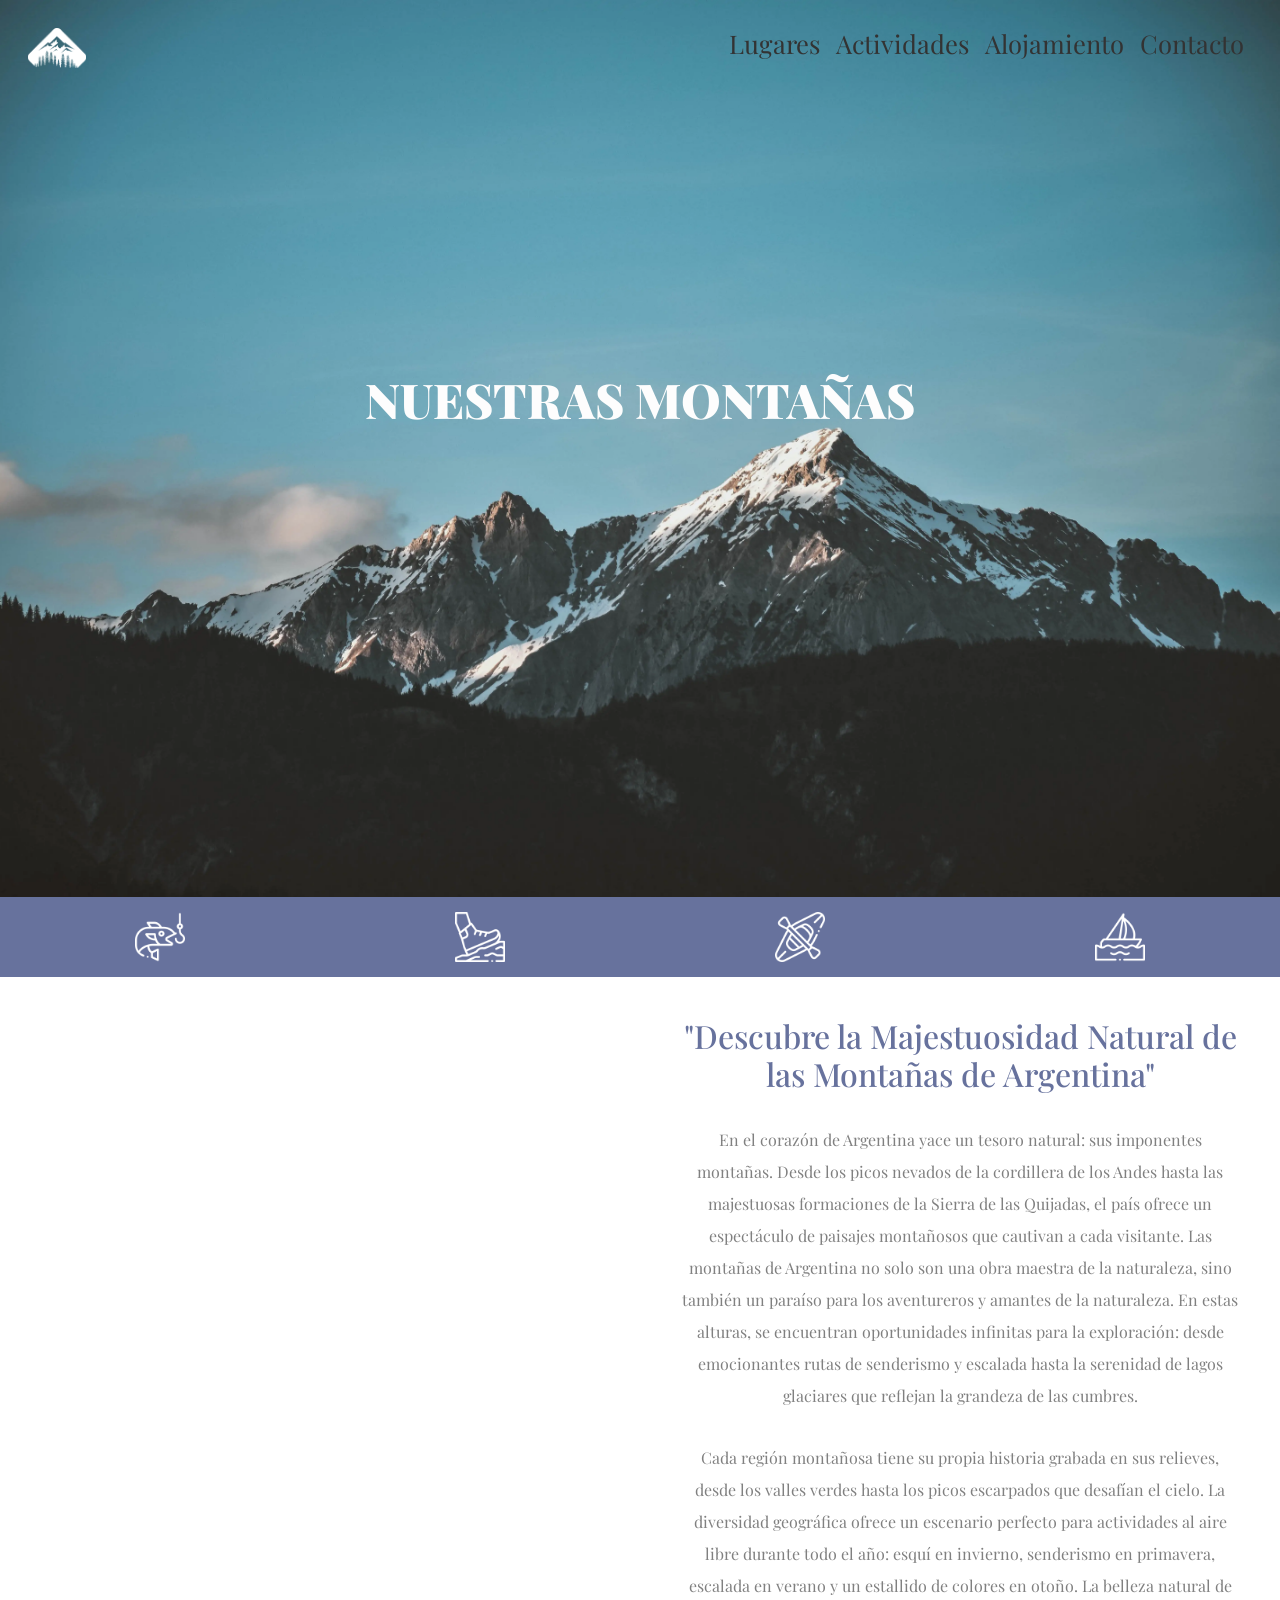
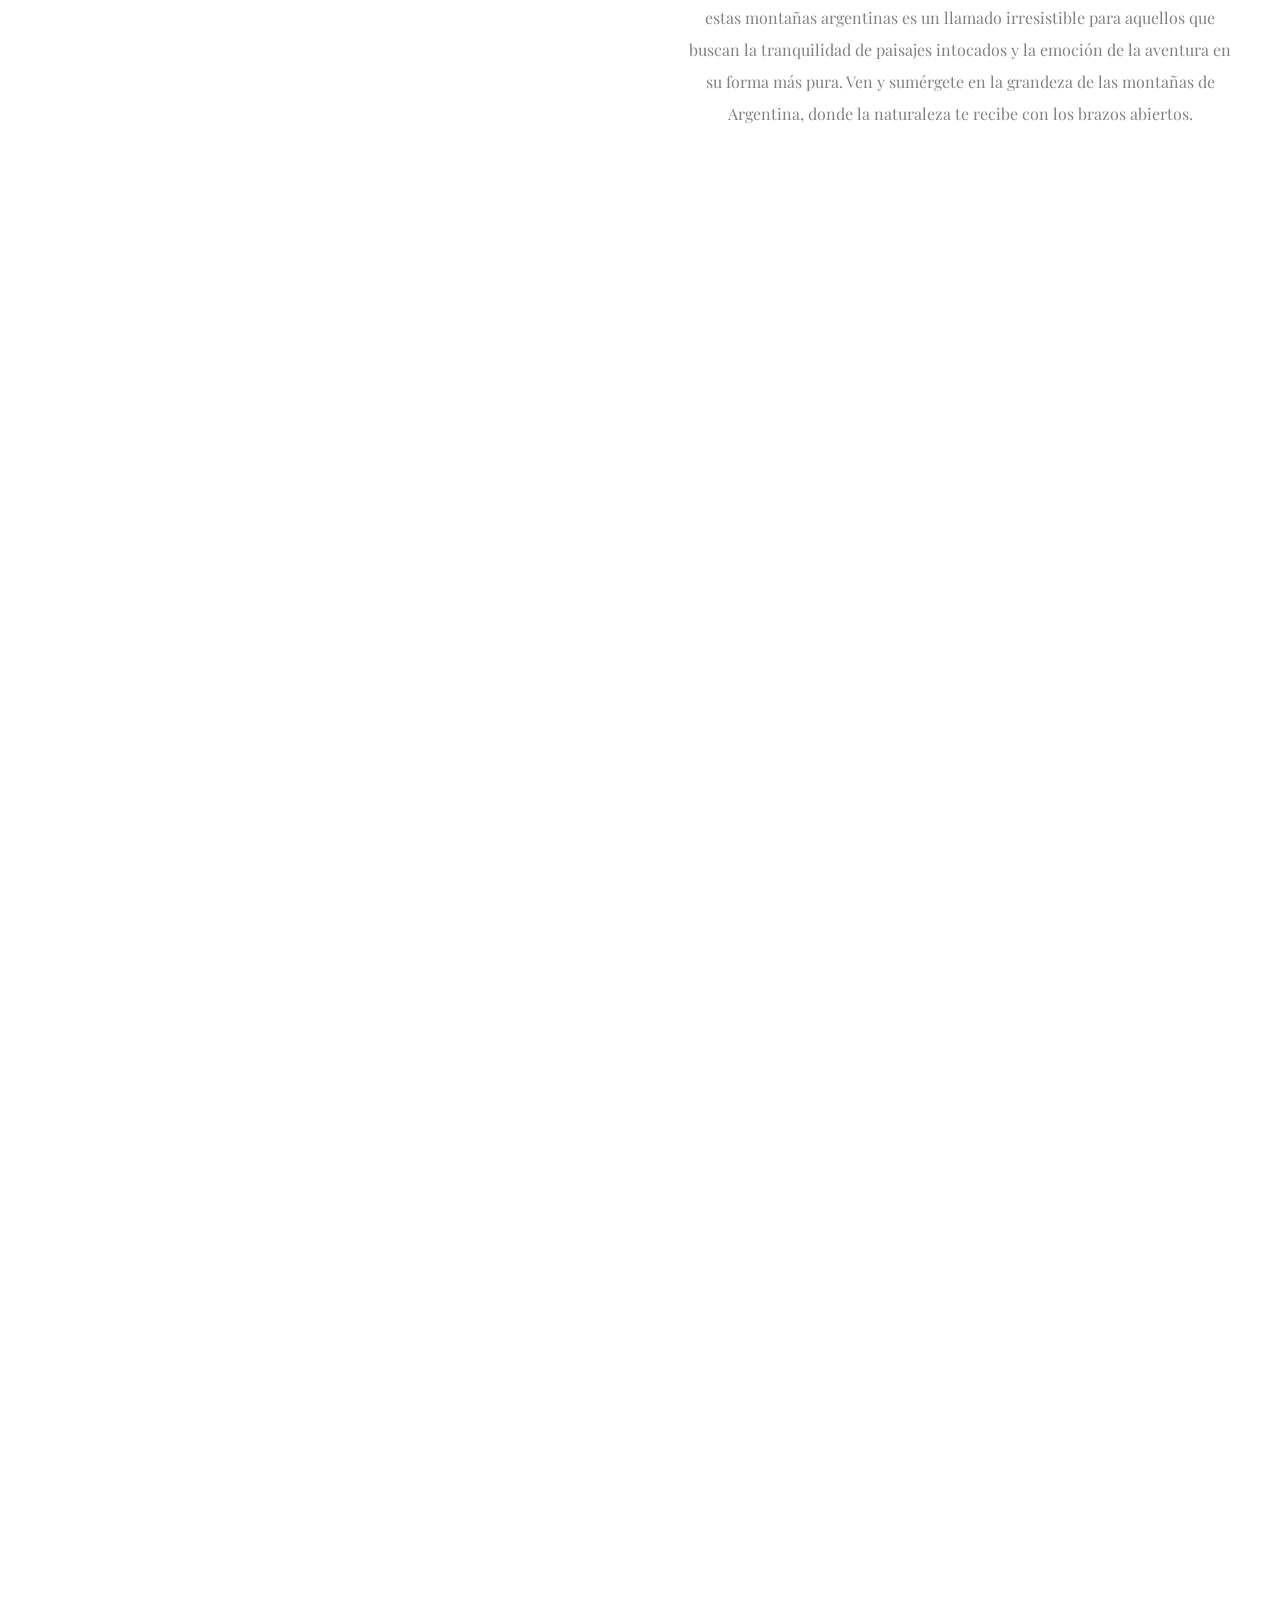
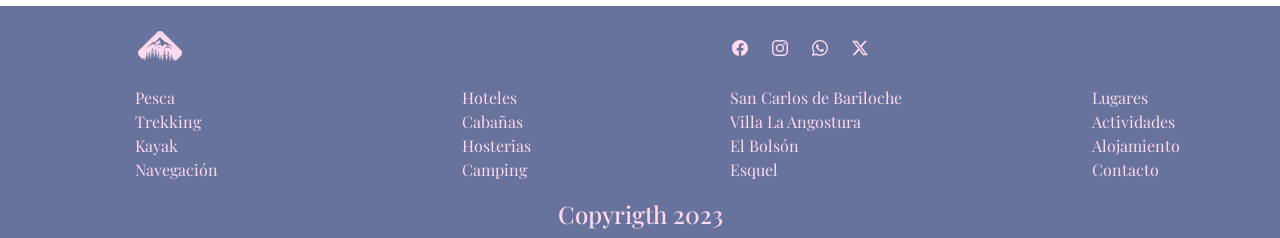
<file: index.html>
<!DOCTYPE html>
<html lang="es">
<head>
    <meta charset="UTF-8">
    <meta name="viewport" content="width=device-width, initial-scale=1.0">
    <meta name="keywords" content="montañas argentinas, trekking en Argentina, paisajes montañosos, escalada en los Andes, turismo de montaña, rutas de senderismo, aventuras al aire libre en Argentina, Cordillera de los Andes, cumbres argentinas, senderos de montaña, ecoturismo en Argentina, refugios de montaña, vistas panorámicas, turismo aventura, experiencias alpinas, geografía montañosa de Argentina" />
    <meta name="description" content="Descubre la belleza natural de las montañas de Argentina. Explora paisajes impresionantes, rutas de senderismo y emocionantes aventuras al aire libre." />
    <meta name="author" content="Diego Ariel Lema">
    <title>Montañas de Argentina - Explora la Belleza Natural</title>
    <!--favicon-->
    <link rel="shortcut icon" href="./img/logo.png" type="image/x-icon">
    <!--css bs-->
    <link href="https://cdn.jsdelivr.net/npm/bootstrap@5.3.2/dist/css/bootstrap.min.css" rel="stylesheet" integrity="sha384-T3c6CoIi6uLrA9TneNEoa7RxnatzjcDSCmG1MXxSR1GAsXEV/Dwwykc2MPK8M2HN" crossorigin="anonymous">
    <!--css aos-->
    <link href="https://unpkg.com/aos@2.3.1/dist/aos.css" rel="stylesheet">
    <link rel="stylesheet" href="./css/main.css">
</head>

<body>
    <!--starts nav-->
    <nav class="navbar fixed-top navbar-expand-lg navbar-dark p-md-3 primary_nav ">
      <div class="container-fluid">
        <a class="navbar-brand" href="#"><img src="./img/logocopia.png" alt="Logo de unas montañas y un rio"></a>
        <button class="navbar-toggler" type="button" data-bs-toggle="collapse" data-bs-target="#navbarSupportedContent" aria-controls="navbarSupportedContent" aria-expanded="false" aria-label="Toggle navigation">
          <span class="navbar-toggler-icon"></span>
        </button>
        <div class="collapse navbar-collapse" id="navbarSupportedContent">
          <ul class="navbar-nav ms-auto mb-2 mb-lg-0">
            <li class="nav-item">
              <a class="nav-link" aria-current="page" href="./pages/lugares.html">Lugares</a>
            </li>
            <li class="nav-item">
              <a class="nav-link" href="./pages/actividades.html">Actividades</a>
            </li>
            <li class="nav-item">
              <a class="nav-link" href="./pages/alojamiento.html">Alojamiento</a>
            </li>
            <li class="nav-item">
              <a class="nav-link" href="./pages/contacto.html">Contacto</a>
            </li>
          </ul>
        </div>
      </div>
    </nav>
    <!--ends nav-->
    <!--start presentation-->
    <header>
        <div class="header_title">
            <h2>Nuestras Montañas</h2>
        </div>
    </header>
    <!--ends presentation-->
    <!--starts secondary nav-->
    <nav class="secondary_nav">
            <a href="./pages/error404.html" class="scale"><img src="./img/fishing.png" alt=""></a>
            <a href="./pages/error404.html" class="scale"><img src="./img/hiking.png" alt=""></a>
            <a href="./pages/error404.html" class="scale"><img src="./img/rafting.png" alt=""></a>
            <a href="./pages/error404.html" class="scale"><img src="./img/sailing.png" alt=""></a> 
    </nav>
    <!--ends secondary nav-->
    <!--starts intro-->
    <main>
        <section class="main_contain ">
            <div class="section_text ww-50">
                <h1>"Descubre la Majestuosidad Natural de las Montañas de Argentina"</h1>
                <p>En el corazón de Argentina yace un tesoro natural: sus imponentes montañas. Desde los picos nevados de la cordillera de los Andes hasta las majestuosas formaciones de la Sierra de las Quijadas, el país ofrece un espectáculo de paisajes montañosos que cautivan a cada visitante. Las montañas de Argentina no solo son una obra maestra de la naturaleza, sino también un paraíso para los aventureros y amantes de la naturaleza. En estas alturas, se encuentran oportunidades infinitas para la exploración: desde emocionantes rutas de senderismo y escalada hasta la serenidad de lagos glaciares que reflejan la grandeza de las cumbres.</p>
                   
                <p>Cada región montañosa tiene su propia historia grabada en sus relieves, desde los valles verdes hasta los picos escarpados que desafían el cielo. La diversidad geográfica ofrece un escenario perfecto para actividades al aire libre durante todo el año: esquí en invierno, senderismo en primavera, escalada en verano y un estallido de colores en otoño. La belleza natural de estas montañas argentinas es un llamado irresistible para aquellos que buscan la tranquilidad de paisajes intocados y la emoción de la aventura en su forma más pura. Ven y sumérgete en la grandeza de las montañas de Argentina, donde la naturaleza te recibe con los brazos abiertos.</p>

            </div>
            <div class="section_image ww-50" data-aos="fade-right"
            data-aos-offset="300"
            data-aos-easing="ease-in-sine">
                <img src="./img/pexels-pixabay-417173.webp" alt="Montaña Gris Y Marrón">
            </div>
        </section>
        <section class="main_contain_image">
            <img src="./img/montaña5.webp" alt="Montaña de noche" class="montaña1" data-aos="fade-up"
            data-aos-anchor-placement="bottom-bottom">
            <img src="./img/montaña7.webp" alt="Vista aerea de lago con montañas nevadas"
            class="montaña2" data-aos="fade-up"
            data-aos-anchor-placement="bottom-bottom">
            <img src="./img/montaña6.webp" alt="Montañas multicolores"  class="montaña3" data-aos="fade-up"
            data-aos-anchor-placement="bottom-bottom">
            <img src="./img/montaña8.webp" alt="Paisaje nevado con montañas de fondo"  class="montaña4" data-aos="fade-up"
            data-aos-anchor-placement="bottom-bottom">
            <img src="./img/montaña1.webp" alt="Paisaje montañoso un día nublado"  class="montaña5" data-aos="fade-up"
            data-aos-anchor-placement="bottom-bottom">
            <img src="./img/montaña2.webp" alt="Lago al pié de la montaña de noche"  class="montaña6" data-aos="fade-up"
            data-aos-anchor-placement="bottom-bottom">
            <img src="./img/montaña3.webp" alt="Vista aerea de cuidad con montaña multicolores"  class="montaña7" data-aos="fade-up"
            data-aos-anchor-placement="bottom-bottom">
            <img src="./img/montaña4.webp" alt="Bosque con montañas de fondo"  class="montaña8" data-aos="fade-up"
            data-aos-anchor-placement="bottom-bottom">
        </section>
    </main>
    <!--ends intro-->
    <!--starts footer with grid-->
    <footer>
        <div class="template_area_footer">
            <div class="logo_footer">
                <a href="#"><img src="./img/logo.png" alt="Logo de unas montañas y arboles"></a>
            </div>
            <!--Icons bootstrap-->
            <div class="redes">   
                <a href="./pages/error404.html"><svg xmlns="http://www.w3.org/2000/svg" width="16" height="16" fill="currentColor" class="bi bi-facebook" viewBox="0 0 16 16">
                    <path d="M16 8.049c0-4.446-3.582-8.05-8-8.05C3.58 0-.002 3.603-.002 8.05c0 4.017 2.926 7.347 6.75 7.951v-5.625h-2.03V8.05H6.75V6.275c0-2.017 1.195-3.131 3.022-3.131.876 0 1.791.157 1.791.157v1.98h-1.009c-.993 0-1.303.621-1.303 1.258v1.51h2.218l-.354 2.326H9.25V16c3.824-.604 6.75-3.934 6.75-7.951"/>
                  </svg></a>
                <a href="./pages/error404.html"><svg xmlns="http://www.w3.org/2000/svg" width="16" height="16" fill="currentColor" class="bi bi-instagram" viewBox="0 0 16 16">
                    <path d="M8 0C5.829 0 5.556.01 4.703.048 3.85.088 3.269.222 2.76.42a3.917 3.917 0 0 0-1.417.923A3.927 3.927 0 0 0 .42 2.76C.222 3.268.087 3.85.048 4.7.01 5.555 0 5.827 0 8.001c0 2.172.01 2.444.048 3.297.04.852.174 1.433.372 1.942.205.526.478.972.923 1.417.444.445.89.719 1.416.923.51.198 1.09.333 1.942.372C5.555 15.99 5.827 16 8 16s2.444-.01 3.298-.048c.851-.04 1.434-.174 1.943-.372a3.916 3.916 0 0 0 1.416-.923c.445-.445.718-.891.923-1.417.197-.509.332-1.09.372-1.942C15.99 10.445 16 10.173 16 8s-.01-2.445-.048-3.299c-.04-.851-.175-1.433-.372-1.941a3.926 3.926 0 0 0-.923-1.417A3.911 3.911 0 0 0 13.24.42c-.51-.198-1.092-.333-1.943-.372C10.443.01 10.172 0 7.998 0h.003zm-.717 1.442h.718c2.136 0 2.389.007 3.232.046.78.035 1.204.166 1.486.275.373.145.64.319.92.599.28.28.453.546.598.92.11.281.24.705.275 1.485.039.843.047 1.096.047 3.231s-.008 2.389-.047 3.232c-.035.78-.166 1.203-.275 1.485a2.47 2.47 0 0 1-.599.919c-.28.28-.546.453-.92.598-.28.11-.704.24-1.485.276-.843.038-1.096.047-3.232.047s-2.39-.009-3.233-.047c-.78-.036-1.203-.166-1.485-.276a2.478 2.478 0 0 1-.92-.598 2.48 2.48 0 0 1-.6-.92c-.109-.281-.24-.705-.275-1.485-.038-.843-.046-1.096-.046-3.233 0-2.136.008-2.388.046-3.231.036-.78.166-1.204.276-1.486.145-.373.319-.64.599-.92.28-.28.546-.453.92-.598.282-.11.705-.24 1.485-.276.738-.034 1.024-.044 2.515-.045v.002zm4.988 1.328a.96.96 0 1 0 0 1.92.96.96 0 0 0 0-1.92zm-4.27 1.122a4.109 4.109 0 1 0 0 8.217 4.109 4.109 0 0 0 0-8.217zm0 1.441a2.667 2.667 0 1 1 0 5.334 2.667 2.667 0 0 1 0-5.334"/>
                  </svg></a>
                <a href="./pages/error404.html"><svg xmlns="http://www.w3.org/2000/svg" width="16" height="16" fill="currentColor" class="bi bi-whatsapp" viewBox="0 0 16 16">
                    <path d="M13.601 2.326A7.854 7.854 0 0 0 7.994 0C3.627 0 .068 3.558.064 7.926c0 1.399.366 2.76 1.057 3.965L0 16l4.204-1.102a7.933 7.933 0 0 0 3.79.965h.004c4.368 0 7.926-3.558 7.93-7.93A7.898 7.898 0 0 0 13.6 2.326zM7.994 14.521a6.573 6.573 0 0 1-3.356-.92l-.24-.144-2.494.654.666-2.433-.156-.251a6.56 6.56 0 0 1-1.007-3.505c0-3.626 2.957-6.584 6.591-6.584a6.56 6.56 0 0 1 4.66 1.931 6.557 6.557 0 0 1 1.928 4.66c-.004 3.639-2.961 6.592-6.592 6.592zm3.615-4.934c-.197-.099-1.17-.578-1.353-.646-.182-.065-.315-.099-.445.099-.133.197-.513.646-.627.775-.114.133-.232.148-.43.05-.197-.1-.836-.308-1.592-.985-.59-.525-.985-1.175-1.103-1.372-.114-.198-.011-.304.088-.403.087-.088.197-.232.296-.346.1-.114.133-.198.198-.33.065-.134.034-.248-.015-.347-.05-.099-.445-1.076-.612-1.47-.16-.389-.323-.335-.445-.34-.114-.007-.247-.007-.38-.007a.729.729 0 0 0-.529.247c-.182.198-.691.677-.691 1.654 0 .977.71 1.916.81 2.049.098.133 1.394 2.132 3.383 2.992.47.205.84.326 1.129.418.475.152.904.129 1.246.08.38-.058 1.171-.48 1.338-.943.164-.464.164-.86.114-.943-.049-.084-.182-.133-.38-.232z"/>
                  </svg></a>
                <a href="./pages/error404.html"><svg xmlns="http://www.w3.org/2000/svg" width="16" height="16" fill="currentColor" class="bi bi-twitter-x" viewBox="0 0 16 16">
                    <path d="M12.6.75h2.454l-5.36 6.142L16 15.25h-4.937l-3.867-5.07-4.425 5.07H.316l5.733-6.57L0 .75h5.063l3.495 4.633L12.601.75Zm-.86 13.028h1.36L4.323 2.145H2.865l8.875 11.633Z"/>
                  </svg></a>        
            </div>
            <div class="links_1">
                <ul>
                    <li><a href="./pages/error404.html">Pesca</a></li>
                    <li><a href="./pages/error404.html">Trekking</a></li>
                    <li><a href="./pages/error404.html">Kayak</a></li>
                    <li><a href="./pages/error404.html">Navegación</a></li>
                </ul>
            </div>
            <div class="links_2">
                <ul>
                    <li><a href="./pages/error404.html">Hoteles</a></li>
                    <li><a href="./pages/error404.html">Cabañas</a></li>
                    <li><a href="./pages/error404.html">Hosterias</a></li>
                    <li><a href="./pages/error404.html">Camping</a></li>
                </ul>
            </div>
            <div class="links_3">
                <ul>
                    <li><a href="./pages/error404.html">San Carlos de Bariloche</a></li>
                    <li><a href="./pages/error404.html">Villa La Angostura</a></li>
                    <li><a href="./pages/error404.html">El Bolsón</a></li>
                    <li><a href="./pages/error404.html">Esquel</a></li>
                </ul>
            </div>
            <div class="links_4">
                <ul>
                    <li><a href="./pages/lugares.html">Lugares</a></li>
                    <li><a href="./pages/actividades.html">Actividades</a></li>
                    <li><a href="./pages/alojamiento.html">Alojamiento</a></li>
                    <li><a href="./pages/contacto.html">Contacto</a></li>
                </ul>
            </div>
            <div class="copyright">
                <h4>Copyrigth 2023 </h4>
            </div>
        </div>
    </footer>
    <!--ends footer with grid-->
    <!--script BS-->
    <script src="https://cdn.jsdelivr.net/npm/bootstrap@5.3.2/dist/js/bootstrap.bundle.min.js" integrity="sha384-C6RzsynM9kWDrMNeT87bh95OGNyZPhcTNXj1NW7RuBCsyN/o0jlpcV8Qyq46cDfL" crossorigin="anonymous"></script>    
    <script type="text/javascript">
      var nav = document.querySelector('nav');
      window.addEventListener('scroll', function () {
        if (window.pageYOffset > 100) {
          nav.classList.add('nb-bg', 'shadow');
        } else {
          nav.classList.remove('nb-bg', 'shadow');
        }
      });
    </script>
    <!--script aos-->
    <script src="https://unpkg.com/aos@2.3.1/dist/aos.js"></script>
    <script>
         AOS.init();
       </script>
</body>
</html>
</file>
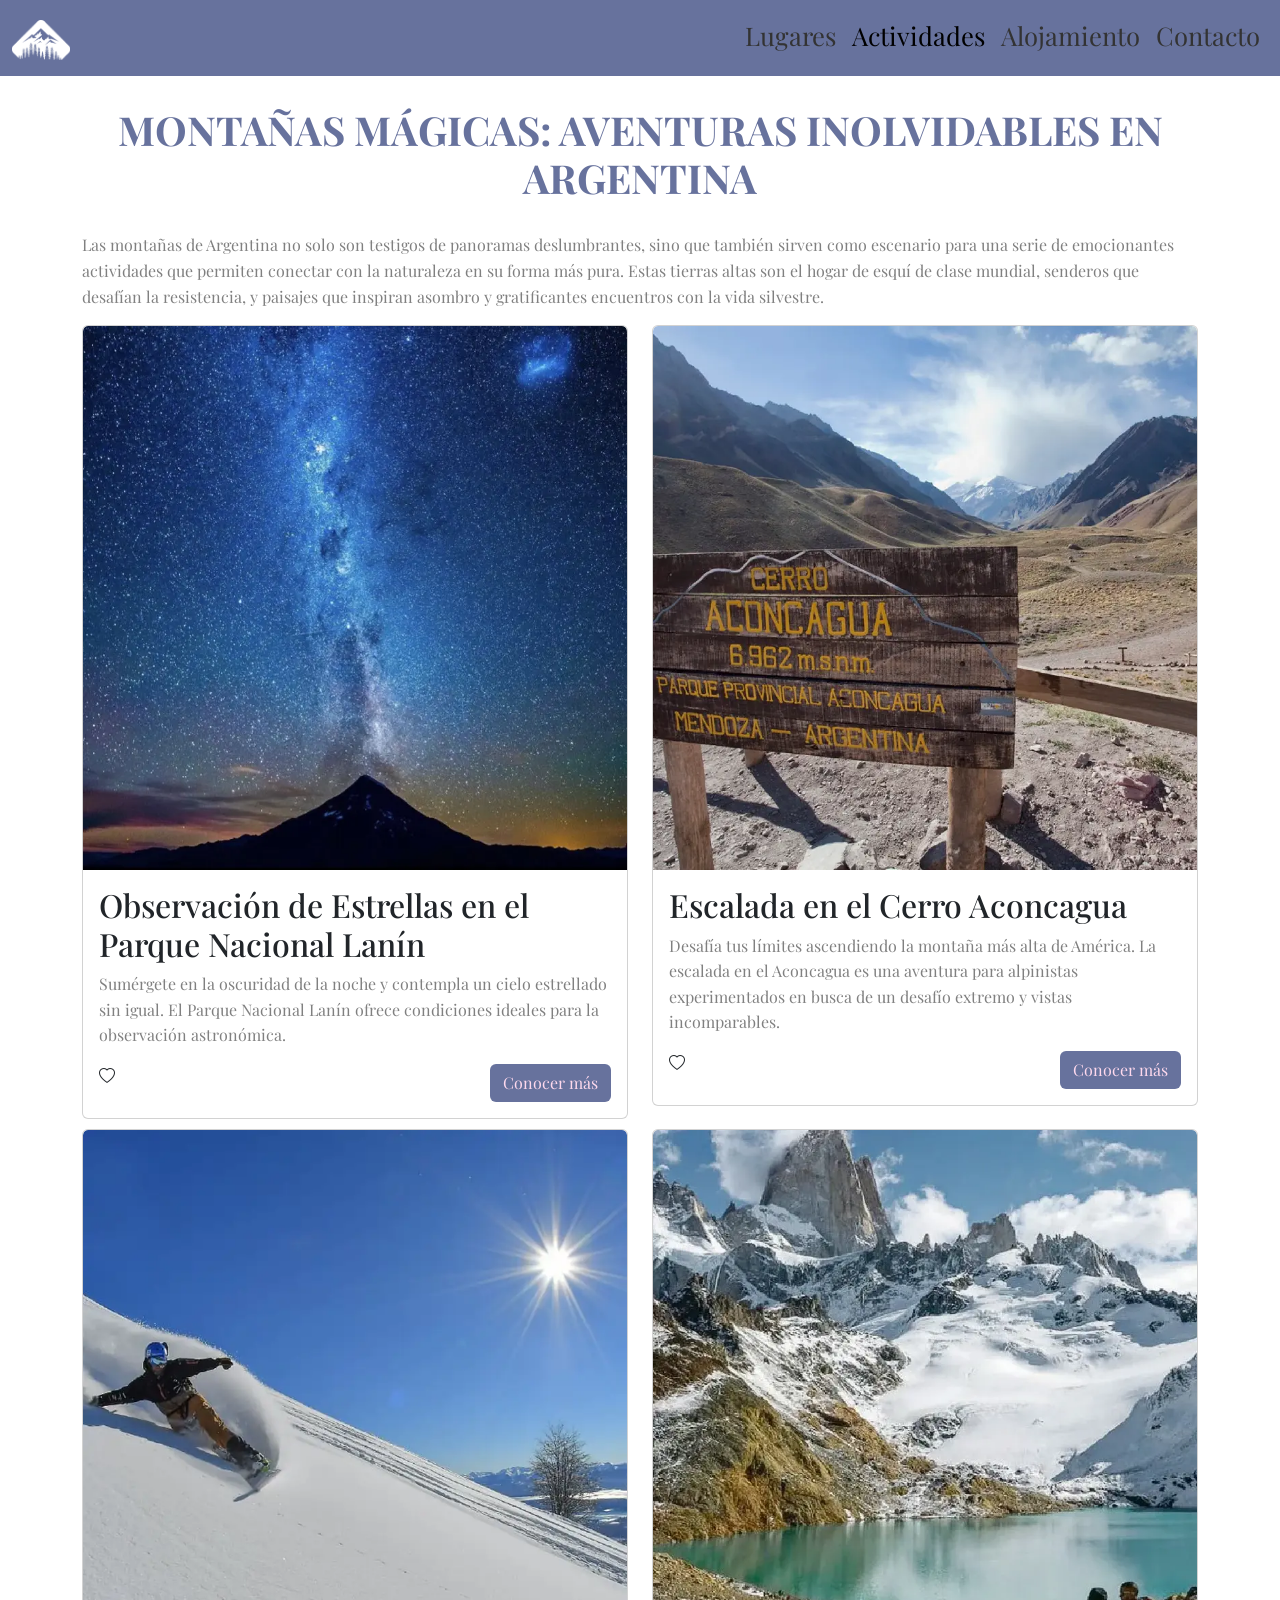
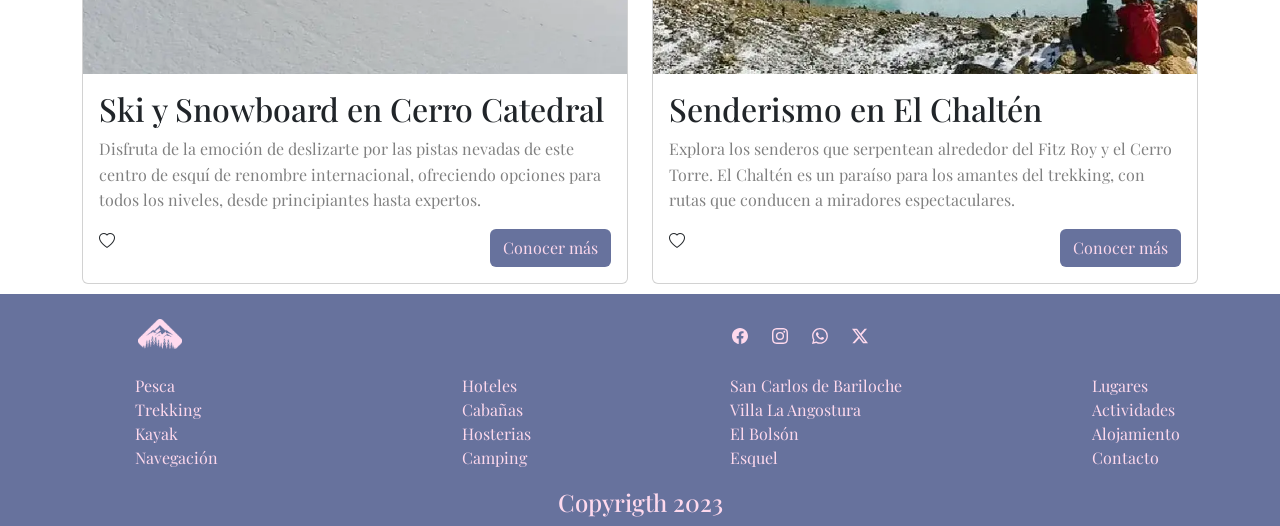
<file: pages/actividades.html>
<!DOCTYPE html>
<html lang="es">
<head>
    <meta charset="UTF-8">
    <meta name="viewport" content="width=device-width, initial-scale=1.0">
    <meta name="keywords" content="montañas argentinas, trekking en Argentina, paisajes montañosos, escalada en los Andes, turismo de montaña, rutas de senderismo, aventuras al aire libre en Argentina, Cordillera de los Andes, cumbres argentinas, senderos de montaña, ecoturismo en Argentina, refugios de montaña, vistas panorámicas, turismo aventura, experiencias alpinas, geografía montañosa de Argentina" />
    <meta name="description" content="Disfruta de emocionantes actividades en las montañas de Argentina, incluyendo trekking, escalada y más. Encuentra las mejores rutas y aventuras para explorar." />
    <meta name="author" content="Diego Ariel Lema">
    <title>Actividades en las Montañas de Argentina - Trekking y Escalada entre otras</title>
    <!--favicon-->
    <link rel="shortcut icon" href="../img/logo.png" type="image/x-icon">
    <!--css bs-->
    <link href="https://cdn.jsdelivr.net/npm/bootstrap@5.3.2/dist/css/bootstrap.min.css" rel="stylesheet" integrity="sha384-T3c6CoIi6uLrA9TneNEoa7RxnatzjcDSCmG1MXxSR1GAsXEV/Dwwykc2MPK8M2HN" crossorigin="anonymous">
    <!--icon bs-->
    <link rel="stylesheet" href="https://cdn.jsdelivr.net/npm/bootstrap-icons@1.11.3/font/bootstrap-icons.min.css">
    <link rel="stylesheet" href="../css/main.css">
</head>

<body>
    <!--starts nav-->
    <nav class="navbar navbar-expand-lg nb-bg primary_nav">
        <div class="container-fluid">
          <a class="navbar-brand" href="../index.html"><img src="../img/logocopia.png" alt="Logo de unas montañas y un rio"></a>
          <button class="navbar-toggler" type="button" data-bs-toggle="collapse" data-bs-target="#navbarSupportedContent" aria-controls="navbarSupportedContent" aria-expanded="false" aria-label="Toggle navigation">
            <span class="navbar-toggler-icon"></span>
          </button>
          <div class="collapse navbar-collapse" id="navbarSupportedContent">
            <ul class="navbar-nav ms-auto mb-2 mb-lg-0">
              <li class="nav-item">
                <a class="nav-link" aria-current="page" href="../pages/lugares.html">Lugares</a>
              </li>
              <li class="nav-item">
                <a class="nav-link active" href="#">Actividades</a>
              </li>
              <li class="nav-item">
                <a class="nav-link" href="../pages/alojamiento.html">Alojamiento</a>
              </li>
              <li class="nav-item">
                <a class="nav-link" href="../pages/contacto.html">Contacto</a>
              </li>
            </ul>
          </div>
        </div>
      </nav>
    <!--ends nav-->
    <!--starts section activities-->
<main class="container-md m-custom">
    <h1 class="title-places">Montañas Mágicas: Aventuras Inolvidables en Argentina</h1>
    <p class="style-p">Las montañas de Argentina no solo son testigos de panoramas deslumbrantes, sino que también sirven como escenario para una serie de emocionantes actividades que permiten conectar con la naturaleza en su forma más pura. Estas tierras altas son el hogar de esquí de clase mundial, senderos que desafían la resistencia, y paisajes que inspiran asombro y gratificantes encuentros con la vida silvestre.</p>
    <div class="row">
        <article class="col-sm-12 col-md-6 col-lg-6 cards_places">
            <div class="card h-100">
                <img src="../img/laninnocturna.webp" class="card-img-top kenburns-bottom-left" alt="silueta de volcan con cielo estrellado">
                <div class="card-body ">
                  <h2 class="card-title">Observación de Estrellas en el Parque Nacional Lanín</h2>
                  <p class="card-text">Sumérgete en la oscuridad de la noche y contempla un cielo estrellado sin igual. El Parque Nacional Lanín ofrece condiciones ideales para la observación astronómica.</p>
                  <div class="d-flex justify-content-between flex-md-row-reverse s-icon">
                    <a href="../pages/error404.html" class="btn bg-custom ">Conocer más</a>
                    <i class="bi bi-heart"></i>
                  </div>
                </div>
              </div>
        </article> 
        <article class="col-sm-12 col-md-6 col-lg-6 cards_places">
            <div class="card">
                <img src="../img/cerroaconcagua.webp" class="card-img-top kenburns-bottom-left" alt="Cartel de madera con informacion del aconcagua con montañas en el fondo">
                <div class="card-body h-100">
                  <h2 class="card-title">Escalada en el Cerro Aconcagua</h2>
                  <p class="card-text">Desafía tus límites ascendiendo la montaña más alta de América. La escalada en el Aconcagua es una aventura para alpinistas experimentados en busca de un desafío extremo y vistas incomparables.</p>
                  <div class="d-flex justify-content-between flex-md-row-reverse s-icon">
                    <a href="../pages/error404.html" class="btn bg-custom ">Conocer más</a>
                    <i class="bi bi-heart"></i>
                  </div>
                </div>
              </div>
        </article> 
        <article class="col-sm-12 col-md-6 col-lg-6 cards_places">
            <div class="card">
                <img src="../img/cerrocatedralsnow.webp" class="card-img-top kenburns-bottom-left" alt="Persona haciendo Snowboard">
                <div class="card-body h-100">
                  <h2 class="card-title">Ski y Snowboard en Cerro Catedral</h2>
                  <p class="card-text">Disfruta de la emoción de deslizarte por las pistas nevadas de este centro de esquí de renombre internacional, ofreciendo opciones para todos los niveles, desde principiantes hasta expertos.</p>
                  <div class="d-flex justify-content-between flex-md-row-reverse s-icon">
                    <a href="../pages/error404.html" class="btn bg-custom ">Conocer más</a>
                    <i class="bi bi-heart"></i>
                  </div>
                </div>
              </div>
        </article> 
        <article class="col-sm-12 col-md-6 col-lg-6 cards_places">
            <div class="card">
                <img src="../img/elchaltentreking.webp" class="card-img-top kenburns-bottom-left" alt="Personas observando un lago y montañas nevadas">
                <div class="card-body h-100">
                  <h2 class="card-title">Senderismo en El Chaltén </h2>
                  <p class="card-text">Explora los senderos que serpentean alrededor del Fitz Roy y el Cerro Torre. El Chaltén es un paraíso para los amantes del trekking, con rutas que conducen a miradores espectaculares.</p>
                  <div class="d-flex justify-content-between flex-md-row-reverse s-icon">
                    <a href="../pages/error404.html" class="btn bg-custom ">Conocer más</a>
                    <i class="bi bi-heart"></i>
                  </div>
                </div>
              </div>
        </article> 
    </div>    
</main>
    <!--ends section activities-->
    <!--starts footer with grid-->
    <footer>
        <div class="template_area_footer">
            <div class="logo_footer">
                <a href="../index.html"><img src="../img/logo.png" alt="Logo de unas montañas y arboles"></a>
            </div>
            <div class="redes">   
                <a href="../pages/error404.html"><svg xmlns="http://www.w3.org/2000/svg" width="16" height="16" fill="currentColor" class="bi bi-facebook" viewBox="0 0 16 16">
                    <path d="M16 8.049c0-4.446-3.582-8.05-8-8.05C3.58 0-.002 3.603-.002 8.05c0 4.017 2.926 7.347 6.75 7.951v-5.625h-2.03V8.05H6.75V6.275c0-2.017 1.195-3.131 3.022-3.131.876 0 1.791.157 1.791.157v1.98h-1.009c-.993 0-1.303.621-1.303 1.258v1.51h2.218l-.354 2.326H9.25V16c3.824-.604 6.75-3.934 6.75-7.951"/>
                  </svg></a>
                <a href="../pages/error404.html"><svg xmlns="http://www.w3.org/2000/svg" width="16" height="16" fill="currentColor" class="bi bi-instagram" viewBox="0 0 16 16">
                    <path d="M8 0C5.829 0 5.556.01 4.703.048 3.85.088 3.269.222 2.76.42a3.917 3.917 0 0 0-1.417.923A3.927 3.927 0 0 0 .42 2.76C.222 3.268.087 3.85.048 4.7.01 5.555 0 5.827 0 8.001c0 2.172.01 2.444.048 3.297.04.852.174 1.433.372 1.942.205.526.478.972.923 1.417.444.445.89.719 1.416.923.51.198 1.09.333 1.942.372C5.555 15.99 5.827 16 8 16s2.444-.01 3.298-.048c.851-.04 1.434-.174 1.943-.372a3.916 3.916 0 0 0 1.416-.923c.445-.445.718-.891.923-1.417.197-.509.332-1.09.372-1.942C15.99 10.445 16 10.173 16 8s-.01-2.445-.048-3.299c-.04-.851-.175-1.433-.372-1.941a3.926 3.926 0 0 0-.923-1.417A3.911 3.911 0 0 0 13.24.42c-.51-.198-1.092-.333-1.943-.372C10.443.01 10.172 0 7.998 0h.003zm-.717 1.442h.718c2.136 0 2.389.007 3.232.046.78.035 1.204.166 1.486.275.373.145.64.319.92.599.28.28.453.546.598.92.11.281.24.705.275 1.485.039.843.047 1.096.047 3.231s-.008 2.389-.047 3.232c-.035.78-.166 1.203-.275 1.485a2.47 2.47 0 0 1-.599.919c-.28.28-.546.453-.92.598-.28.11-.704.24-1.485.276-.843.038-1.096.047-3.232.047s-2.39-.009-3.233-.047c-.78-.036-1.203-.166-1.485-.276a2.478 2.478 0 0 1-.92-.598 2.48 2.48 0 0 1-.6-.92c-.109-.281-.24-.705-.275-1.485-.038-.843-.046-1.096-.046-3.233 0-2.136.008-2.388.046-3.231.036-.78.166-1.204.276-1.486.145-.373.319-.64.599-.92.28-.28.546-.453.92-.598.282-.11.705-.24 1.485-.276.738-.034 1.024-.044 2.515-.045v.002zm4.988 1.328a.96.96 0 1 0 0 1.92.96.96 0 0 0 0-1.92zm-4.27 1.122a4.109 4.109 0 1 0 0 8.217 4.109 4.109 0 0 0 0-8.217zm0 1.441a2.667 2.667 0 1 1 0 5.334 2.667 2.667 0 0 1 0-5.334"/>
                  </svg></a>
                <a href="../pages/error404.html"><svg xmlns="http://www.w3.org/2000/svg" width="16" height="16" fill="currentColor" class="bi bi-whatsapp" viewBox="0 0 16 16">
                    <path d="M13.601 2.326A7.854 7.854 0 0 0 7.994 0C3.627 0 .068 3.558.064 7.926c0 1.399.366 2.76 1.057 3.965L0 16l4.204-1.102a7.933 7.933 0 0 0 3.79.965h.004c4.368 0 7.926-3.558 7.93-7.93A7.898 7.898 0 0 0 13.6 2.326zM7.994 14.521a6.573 6.573 0 0 1-3.356-.92l-.24-.144-2.494.654.666-2.433-.156-.251a6.56 6.56 0 0 1-1.007-3.505c0-3.626 2.957-6.584 6.591-6.584a6.56 6.56 0 0 1 4.66 1.931 6.557 6.557 0 0 1 1.928 4.66c-.004 3.639-2.961 6.592-6.592 6.592zm3.615-4.934c-.197-.099-1.17-.578-1.353-.646-.182-.065-.315-.099-.445.099-.133.197-.513.646-.627.775-.114.133-.232.148-.43.05-.197-.1-.836-.308-1.592-.985-.59-.525-.985-1.175-1.103-1.372-.114-.198-.011-.304.088-.403.087-.088.197-.232.296-.346.1-.114.133-.198.198-.33.065-.134.034-.248-.015-.347-.05-.099-.445-1.076-.612-1.47-.16-.389-.323-.335-.445-.34-.114-.007-.247-.007-.38-.007a.729.729 0 0 0-.529.247c-.182.198-.691.677-.691 1.654 0 .977.71 1.916.81 2.049.098.133 1.394 2.132 3.383 2.992.47.205.84.326 1.129.418.475.152.904.129 1.246.08.38-.058 1.171-.48 1.338-.943.164-.464.164-.86.114-.943-.049-.084-.182-.133-.38-.232z"/>
                  </svg></a>
                <a href="../pages/error404.html"><svg xmlns="http://www.w3.org/2000/svg" width="16" height="16" fill="currentColor" class="bi bi-twitter-x" viewBox="0 0 16 16">
                    <path d="M12.6.75h2.454l-5.36 6.142L16 15.25h-4.937l-3.867-5.07-4.425 5.07H.316l5.733-6.57L0 .75h5.063l3.495 4.633L12.601.75Zm-.86 13.028h1.36L4.323 2.145H2.865l8.875 11.633Z"/>
                  </svg></a>        
            </div>
            <div class="links_1">
                <ul>
                    <li><a href="../pages/error404.html">Pesca</a></li>
                    <li><a href="../pages/error404.html">Trekking</a></li>
                    <li><a href="../pages/error404.html">Kayak</a></li>
                    <li><a href="../pages/error404.html">Navegación</a></li>
                </ul>
            </div>
            <div class="links_2">
                <ul>
                    <li><a href="../pages/error404.html">Hoteles</a></li>
                    <li><a href="../pages/error404.html">Cabañas</a></li>
                    <li><a href="../pages/error404.html">Hosterias</a></li>
                    <li><a href="../pages/error404.html">Camping</a></li>
                </ul>
            </div>
            <div class="links_3">
                <ul>
                    <li><a href="../pages/error404.html">San Carlos de Bariloche</a></li>
                    <li><a href="../pages/error404.html">Villa La Angostura</a></li>
                    <li><a href="../pages/error404.html">El Bolsón</a></li>
                    <li><a href="../pages/error404.html">Esquel</a></li>
                </ul>
            </div>
            <div class="links_4">
                <ul>
                    <li><a href="../pages/lugares.html">Lugares</a></li>
                    <li><a href="../pages/actividades.html">Actividades</a></li>
                    <li><a href="../pages/alojamiento.html">Alojamiento</a></li>
                    <li><a href="../pages/contacto.html">Contacto</a></li>
                </ul>
            </div>
            <div class="copyright">
                <h4>Copyrigth 2023 </h4>
            </div>
        </div>
    </footer>
    <!--ends footer with grid-->
    <script src="https://cdn.jsdelivr.net/npm/bootstrap@5.3.2/dist/js/bootstrap.bundle.min.js" integrity="sha384-C6RzsynM9kWDrMNeT87bh95OGNyZPhcTNXj1NW7RuBCsyN/o0jlpcV8Qyq46cDfL" crossorigin="anonymous"></script>
</body>
</html>
</file>
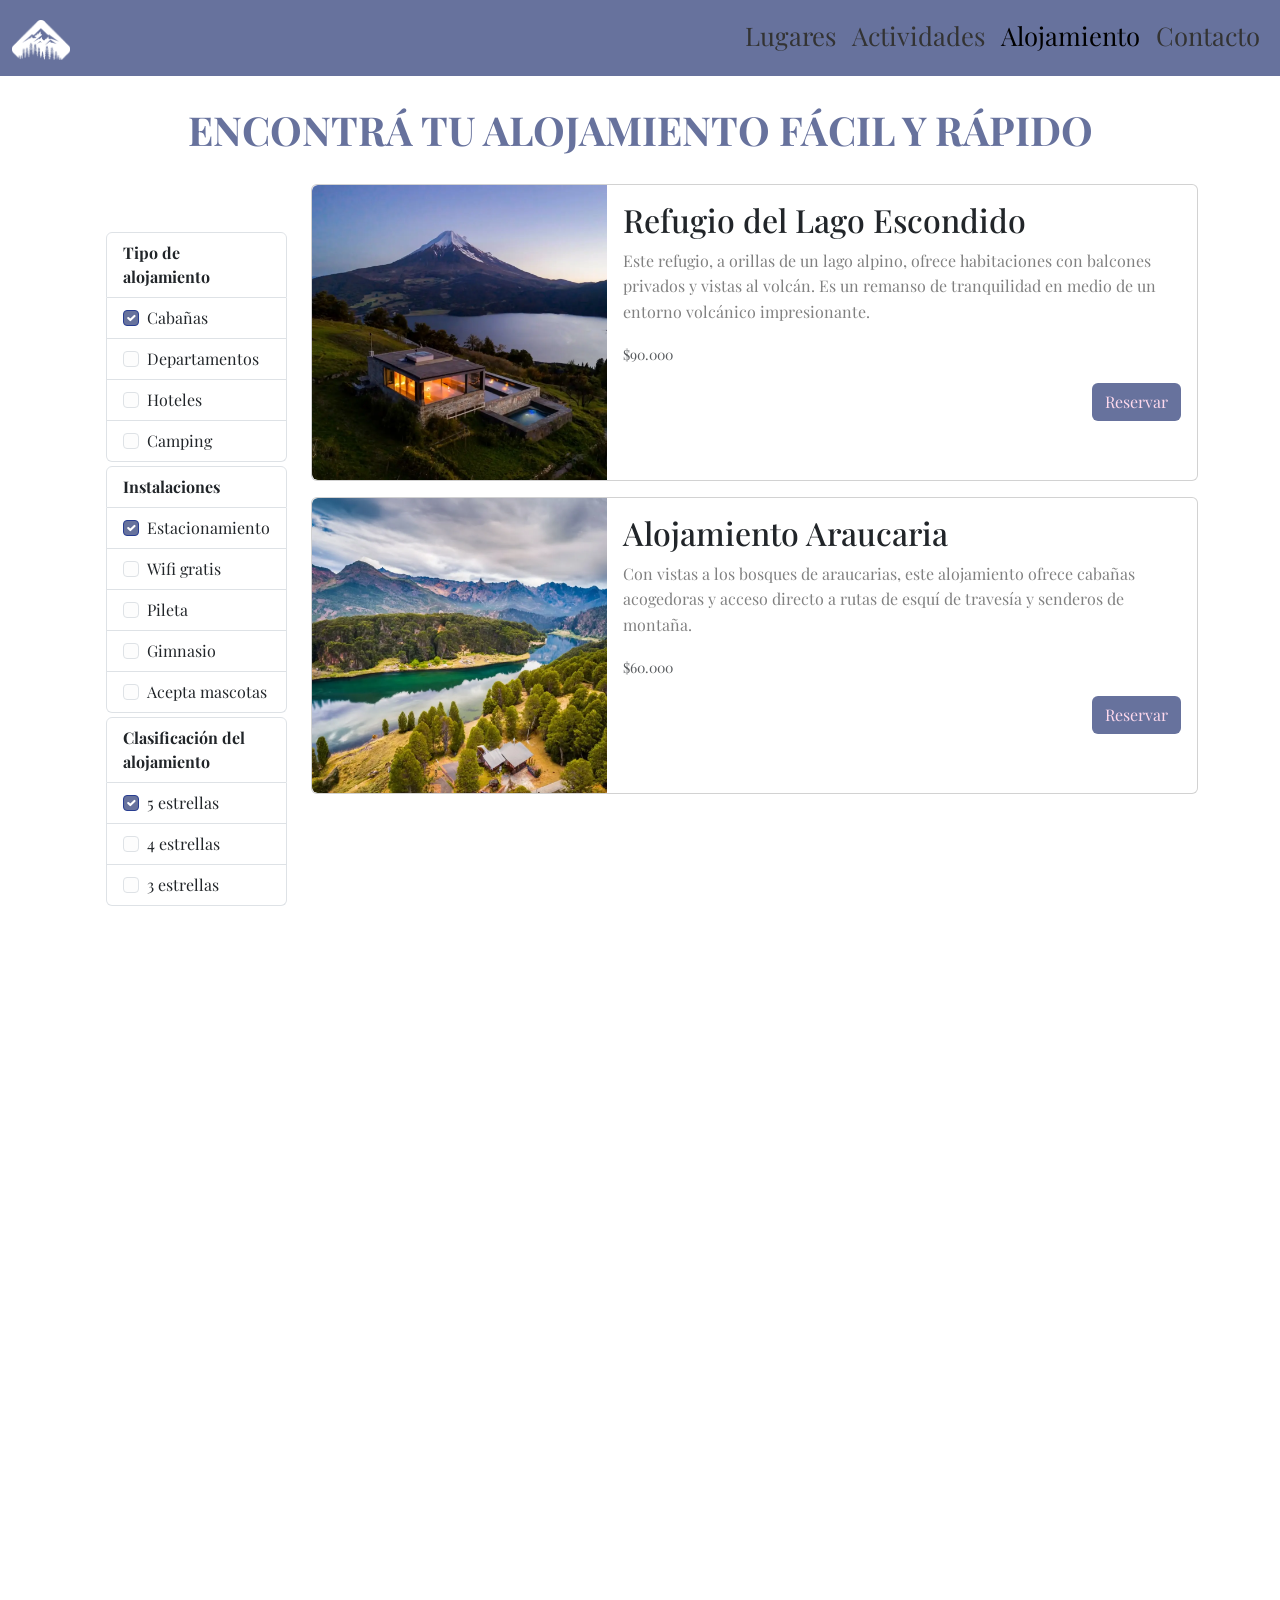
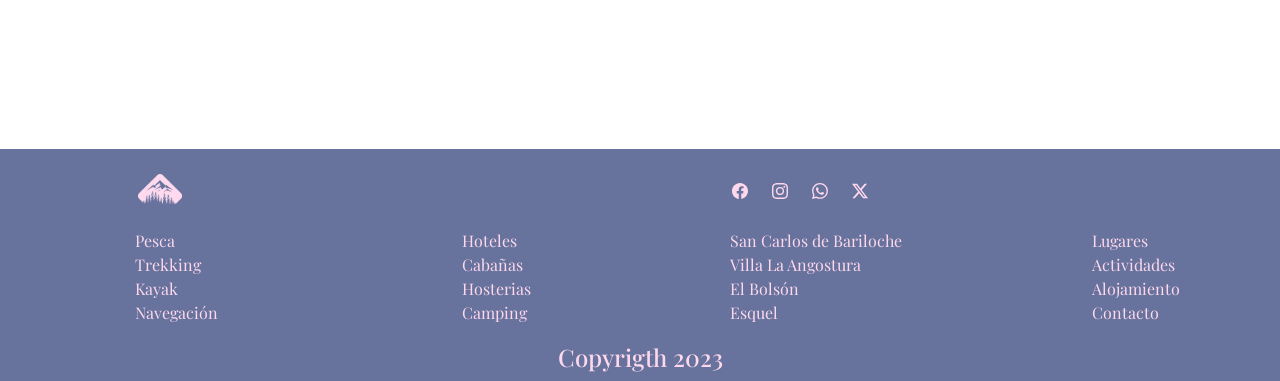
<file: pages/alojamiento.html>
<!DOCTYPE html>
<html lang="es">
<head>
    <meta charset="UTF-8">
    <meta name="viewport" content="width=device-width, initial-scale=1.0">
    <meta name="keywords" content="montañas argentinas, trekking en Argentina, paisajes montañosos, escalada en los Andes, turismo de montaña, rutas de senderismo, aventuras al aire libre en Argentina, Cordillera de los Andes, cumbres argentinas, senderos de montaña, ecoturismo en Argentina, refugios de montaña, vistas panorámicas, turismo aventura, experiencias alpinas, geografía montañosa de Argentina" />
    <meta name="description" content="Encuentra el alojamiento perfecto para tu aventura en las montañas de Argentina. Descubre una variedad de opciones, desde refugios rústicos hasta cómodos hospedajes." />
    <meta name="author" content="Diego Ariel Lema">
    <title>Alojamiento en las Montañas de Argentina - Refugios y Hospedajes</title>
    <!--favicon-->
    <link rel="shortcut icon" href="../img/logo.png" type="image/x-icon">
    <!--css bs-->
    <link href="https://cdn.jsdelivr.net/npm/bootstrap@5.3.2/dist/css/bootstrap.min.css" rel="stylesheet" integrity="sha384-T3c6CoIi6uLrA9TneNEoa7RxnatzjcDSCmG1MXxSR1GAsXEV/Dwwykc2MPK8M2HN" crossorigin="anonymous">
    <!--icon bs-->
    <link rel="stylesheet" href="https://cdn.jsdelivr.net/npm/bootstrap-icons@1.11.3/font/bootstrap-icons.min.css">
    <!--css aos-->
    <link href="https://unpkg.com/aos@2.3.1/dist/aos.css" rel="stylesheet">
    <link rel="stylesheet" href="../css/main.css">
</head>

<body>
    <!--starts nav-->
    <nav class="navbar navbar-expand-lg nb-bg primary_nav">
        <div class="container-fluid">
          <a class="navbar-brand" href="../index.html"><img src="../img/logocopia.png" alt="Logo de unas montañas y un rio"></a>
          <button class="navbar-toggler" type="button" data-bs-toggle="collapse" data-bs-target="#navbarSupportedContent" aria-controls="navbarSupportedContent" aria-expanded="false" aria-label="Toggle navigation">
            <span class="navbar-toggler-icon"></span>
          </button>
          <div class="collapse navbar-collapse" id="navbarSupportedContent">
            <ul class="navbar-nav ms-auto mb-2 mb-lg-0">
              <li class="nav-item">
                <a class="nav-link" aria-current="page" href="../pages/lugares.html">Lugares</a>
              </li>
              <li class="nav-item">
                <a class="nav-link" href="../pages/actividades.html">Actividades</a>
              </li>
              <li class="nav-item">
                <a class="nav-link active" href="#">Alojamiento</a>
              </li>
              <li class="nav-item">
                <a class="nav-link" href="../pages/contacto.html">Contacto</a>
              </li>
            </ul>
          </div>
        </div>
      </nav>
    <!--ends nav-->
    <!--starts section accommodation-->
    <h1 class="title-places">Encontrá tu alojamiento Fácil y Rápido</h1>
    <main class="container-xl d-flex flex-row-reverse">
      <!--start cards-->
      <section>
        <div class="card mb-3" data-aos="fade-left">
          <div class="row g-0">
            <div class="col-md-4">
              <img src="../img/refugio1.webp"class="img-fluid rounded-start" alt="Casa amplia con lago y volcan de fondo">
            </div>
            <div class="col-md-8 col-sm-1">
              <div class="card-body m-0">
                <h2 class="card-title">Refugio del Lago Escondido</h2>
                <p class="card-text">Este refugio, a orillas de un lago alpino, ofrece habitaciones con balcones privados y vistas al volcán. Es un remanso de tranquilidad en medio de un entorno volcánico impresionante.</p>
                <p class="card-text"><small class="text-body-secondary">$90.000</small></p>
                <div class="d-flex justify-content-between flex-md-row-reverse">
                <a href="../pages/error404.html" class="btn bg-custom align-self-end">Reservar</a>
              </div>
              </div>
            </div>
          </div>
        </div>

        <div class="card mb-3" data-aos="fade-left">
          <div class="row g-0">
            <div class="col-md-4">
              <img src="../img/refugio2.webp" class="img-fluid rounded-start" alt="Vista aerea de paisaje montañoso con rio turquesa">
            </div>
            <div class="col-md-8">
              <div class="card-body m-0">
                <h2 class="card-title">Alojamiento Araucaria</h2>
                <p class="card-text">Con vistas a los bosques de araucarias, este alojamiento ofrece cabañas acogedoras y acceso directo a rutas de esquí de travesía y senderos de montaña.</p>
                <p class="card-text"><small class="text-body-secondary">$60.000</small></p>
                <div class="d-flex justify-content-between flex-md-row-reverse">
                <a href="../pages/error404.html" class="btn bg-custom align-self-end">Reservar</a>
              </div>
              </div>
            </div>
          </div>
        </div>

        <div class="card mb-3" data-aos="fade-left">
          <div class="row g-0">
            <div class="col-md-4">
              <img src="../img/refugio4.webp" class="img-fluid rounded-start" alt="Casa con amplios ventanales con fondo de montañas">
            </div>
            <div class="col-md-8">
              <div class="card-body m-0">
                <h2 class="card-title">Posada de las Estrellas</h2>
                <p class="card-text">Esta posada, ubicada en medio de viñedos y montañas, ofrece habitaciones con techos de vidrio para observación astronómica. Una experiencia única para los amantes de las estrellas.</p>
                <p class="card-text"><small class="text-body-secondary">$80.000</small></p>
                <div class="d-flex justify-content-between flex-md-row-reverse">
                <a href="../pages/error404.html" class="btn bg-custom align-self-end">Reservar</a>
              </div>
              </div>
            </div>
          </div>
        </div>

        <div class="card mb-3" data-aos="fade-left">
          <div class="row g-0">
            <div class="col-md-4">
              <img src="../img/refugio3.webp" class="img-fluid rounded-start" alt="Casa en medio de un bosque">
            </div>
            <div class="col-md-8">
              <div class="card-body m-0">
                <h2 class="card-title">Eco-Cabañas del Bosque Encantado</h2>
                <p class="card-text">Estas cabañas sostenibles, rodeadas de bosques ancestrales, ofrecen una experiencia acogedora con chimeneas de piedra y ventanas con vistas a lagos cristalinos. Perfectas para aquellos que buscan tranquilidad en medio de la naturaleza.</p>
                <p class="card-text"><small class="text-body-secondary">$90.000</small></p>
                <div class="d-flex justify-content-between flex-md-row-reverse">
                <a href="../pages/error404.html" class="btn bg-custom align-self-end">Reservar</a>
              </div>
              </div>
            </div>
          </div>
        </div>

        <div class="card mb-3" data-aos="fade-left">
          <div class="row g-0">
            <div class="col-md-4">
              <img src="../img/refigio5.webp" class="img-fluid rounded-start" alt="Casa a orillas de río cristalino">
            </div>
            <div class="col-md-8">
              <div class="card-body m-0">
                <h2 class="card-title">Refugio del Río Tranquilo </h2>
                <p class="card-text">Ubicado en un valle sereno, este refugio ofrece cabañas junto al río y actividades de observación de aves. Ideal para aquellos que buscan paz y contacto directo con la naturaleza.</p>
                <p class="card-text"><small class="text-body-secondary">$70.000</small></p>
                <div class="d-flex justify-content-between flex-md-row-reverse">
                <a href="../pages/error404.html" class="btn bg-custom align-self-end">Reservar</a>
              </div>
              </div>
            </div>
          </div>
        </div>
      </section>
      <!--ends cards-->
      <!--start checkbox-->
      <section>
        <div class="d-flex flex-column p-4 gap-1 py-md-5 align-items-center justify-content-start" data-aos="flip-left">
          <div class="list-group">
            <label class="list-group-item d-flex gap-1">

              <span class="strong">
                Tipo de alojamiento
              </span>
            </label>
            <label class="list-group-item d-flex gap-2">
              <input class="form-check-input flex-shrink-0 color" type="checkbox" value="" checked>
              <span>
                Cabañas
              </span>
            </label>
            <label class="list-group-item d-flex gap-2">
              <input class="form-check-input flex-shrink-0 color" type="checkbox" value="">
              <span>
                Departamentos
              </span>
            </label>
            <label class="list-group-item d-flex gap-2">
              <input class="form-check-input flex-shrink-0 color" type="checkbox" value="">
              <span>
                Hoteles
              </span>
            </label>
            <label class="list-group-item d-flex gap-2">
              <input class="form-check-input flex-shrink-0 color" type="checkbox" value="">
              <span>
                Camping
              </span>
            </label>
          </div>          
          <div class="list-group">
            <label class="list-group-item d-flex gap-2">

              <span class="strong">
                Instalaciones
              </span>
            </label>
            <label class="list-group-item d-flex gap-2">
              <input class="form-check-input flex-shrink-0 color" type="checkbox" value="" checked>
              <span>
                Estacionamiento
              </span>
            </label>
            <label class="list-group-item d-flex gap-2">
              <input class="form-check-input flex-shrink-0 color" type="checkbox" value="">
              <span>
                Wifi gratis
              </span>
            </label>
            <label class="list-group-item d-flex gap-2">
              <input class="form-check-input flex-shrink-0 color" type="checkbox" value="">
              <span>
                Pileta
              </span>
            </label>
            <label class="list-group-item d-flex gap-2">
              <input class="form-check-input flex-shrink-0 color" type="checkbox" value="">
              <span>
                Gimnasio
              </span>
            </label>
            <label class="list-group-item d-flex gap-2">
              <input class="form-check-input flex-shrink-0 color" type="checkbox" value="">
              <span>
                Acepta mascotas
              </span>
            </label>
          </div>
            <div class="list-group">
              <label class="list-group-item d-flex gap-2">
  
                <span class="strong">
                  Clasificación del alojamiento
                </span>
              </label>
              <label class="list-group-item d-flex gap-2">
                <input class="form-check-input flex-shrink-0 color" type="checkbox" value="" checked>
                <span>
                  5 estrellas
                </span>
              </label>
              <label class="list-group-item d-flex gap-2">
                <input class="form-check-input flex-shrink-0 color" type="checkbox" value="">
                <span>
                  4 estrellas
                </span>
              </label>
              <label class="list-group-item d-flex gap-2">
                <input class="form-check-input flex-shrink-0 color" type="checkbox" value="">
                <span>
                  3 estrellas
                </span>
              </label>
            </div>
        </div>
      </section>
      <!--ends checkbox-->   
    </main>
    <!--starts footer with grid-->
    <footer>
        <div class="template_area_footer">
            <div class="logo_footer">
                <a href="../index.html"><img src="../img/logo.png" alt="Logo de unas montañas y arboles"></a>
            </div>
            <div class="redes">   
                <a href="../pages/error404.html"><svg xmlns="http://www.w3.org/2000/svg" width="16" height="16" fill="currentColor" class="bi bi-facebook" viewBox="0 0 16 16">
                    <path d="M16 8.049c0-4.446-3.582-8.05-8-8.05C3.58 0-.002 3.603-.002 8.05c0 4.017 2.926 7.347 6.75 7.951v-5.625h-2.03V8.05H6.75V6.275c0-2.017 1.195-3.131 3.022-3.131.876 0 1.791.157 1.791.157v1.98h-1.009c-.993 0-1.303.621-1.303 1.258v1.51h2.218l-.354 2.326H9.25V16c3.824-.604 6.75-3.934 6.75-7.951"/>
                  </svg></a>
                <a href="../pages/error404.html"><svg xmlns="http://www.w3.org/2000/svg" width="16" height="16" fill="currentColor" class="bi bi-instagram" viewBox="0 0 16 16">
                    <path d="M8 0C5.829 0 5.556.01 4.703.048 3.85.088 3.269.222 2.76.42a3.917 3.917 0 0 0-1.417.923A3.927 3.927 0 0 0 .42 2.76C.222 3.268.087 3.85.048 4.7.01 5.555 0 5.827 0 8.001c0 2.172.01 2.444.048 3.297.04.852.174 1.433.372 1.942.205.526.478.972.923 1.417.444.445.89.719 1.416.923.51.198 1.09.333 1.942.372C5.555 15.99 5.827 16 8 16s2.444-.01 3.298-.048c.851-.04 1.434-.174 1.943-.372a3.916 3.916 0 0 0 1.416-.923c.445-.445.718-.891.923-1.417.197-.509.332-1.09.372-1.942C15.99 10.445 16 10.173 16 8s-.01-2.445-.048-3.299c-.04-.851-.175-1.433-.372-1.941a3.926 3.926 0 0 0-.923-1.417A3.911 3.911 0 0 0 13.24.42c-.51-.198-1.092-.333-1.943-.372C10.443.01 10.172 0 7.998 0h.003zm-.717 1.442h.718c2.136 0 2.389.007 3.232.046.78.035 1.204.166 1.486.275.373.145.64.319.92.599.28.28.453.546.598.92.11.281.24.705.275 1.485.039.843.047 1.096.047 3.231s-.008 2.389-.047 3.232c-.035.78-.166 1.203-.275 1.485a2.47 2.47 0 0 1-.599.919c-.28.28-.546.453-.92.598-.28.11-.704.24-1.485.276-.843.038-1.096.047-3.232.047s-2.39-.009-3.233-.047c-.78-.036-1.203-.166-1.485-.276a2.478 2.478 0 0 1-.92-.598 2.48 2.48 0 0 1-.6-.92c-.109-.281-.24-.705-.275-1.485-.038-.843-.046-1.096-.046-3.233 0-2.136.008-2.388.046-3.231.036-.78.166-1.204.276-1.486.145-.373.319-.64.599-.92.28-.28.546-.453.92-.598.282-.11.705-.24 1.485-.276.738-.034 1.024-.044 2.515-.045v.002zm4.988 1.328a.96.96 0 1 0 0 1.92.96.96 0 0 0 0-1.92zm-4.27 1.122a4.109 4.109 0 1 0 0 8.217 4.109 4.109 0 0 0 0-8.217zm0 1.441a2.667 2.667 0 1 1 0 5.334 2.667 2.667 0 0 1 0-5.334"/>
                  </svg></a>
                <a href="../pages/error404.html"><svg xmlns="http://www.w3.org/2000/svg" width="16" height="16" fill="currentColor" class="bi bi-whatsapp" viewBox="0 0 16 16">
                    <path d="M13.601 2.326A7.854 7.854 0 0 0 7.994 0C3.627 0 .068 3.558.064 7.926c0 1.399.366 2.76 1.057 3.965L0 16l4.204-1.102a7.933 7.933 0 0 0 3.79.965h.004c4.368 0 7.926-3.558 7.93-7.93A7.898 7.898 0 0 0 13.6 2.326zM7.994 14.521a6.573 6.573 0 0 1-3.356-.92l-.24-.144-2.494.654.666-2.433-.156-.251a6.56 6.56 0 0 1-1.007-3.505c0-3.626 2.957-6.584 6.591-6.584a6.56 6.56 0 0 1 4.66 1.931 6.557 6.557 0 0 1 1.928 4.66c-.004 3.639-2.961 6.592-6.592 6.592zm3.615-4.934c-.197-.099-1.17-.578-1.353-.646-.182-.065-.315-.099-.445.099-.133.197-.513.646-.627.775-.114.133-.232.148-.43.05-.197-.1-.836-.308-1.592-.985-.59-.525-.985-1.175-1.103-1.372-.114-.198-.011-.304.088-.403.087-.088.197-.232.296-.346.1-.114.133-.198.198-.33.065-.134.034-.248-.015-.347-.05-.099-.445-1.076-.612-1.47-.16-.389-.323-.335-.445-.34-.114-.007-.247-.007-.38-.007a.729.729 0 0 0-.529.247c-.182.198-.691.677-.691 1.654 0 .977.71 1.916.81 2.049.098.133 1.394 2.132 3.383 2.992.47.205.84.326 1.129.418.475.152.904.129 1.246.08.38-.058 1.171-.48 1.338-.943.164-.464.164-.86.114-.943-.049-.084-.182-.133-.38-.232z"/>
                  </svg></a>
                <a href="../pages/error404.html"><svg xmlns="http://www.w3.org/2000/svg" width="16" height="16" fill="currentColor" class="bi bi-twitter-x" viewBox="0 0 16 16">
                    <path d="M12.6.75h2.454l-5.36 6.142L16 15.25h-4.937l-3.867-5.07-4.425 5.07H.316l5.733-6.57L0 .75h5.063l3.495 4.633L12.601.75Zm-.86 13.028h1.36L4.323 2.145H2.865l8.875 11.633Z"/>
                  </svg></a>        
            </div>
            <div class="links_1">
                <ul>
                    <li><a href="../pages/error404.html">Pesca</a></li>
                    <li><a href="../pages/error404.html">Trekking</a></li>
                    <li><a href="../pages/error404.html">Kayak</a></li>
                    <li><a href="../pages/error404.html">Navegación</a></li>
                </ul>
            </div>
            <div class="links_2">
                <ul>
                    <li><a href="../pages/error404.html">Hoteles</a></li>
                    <li><a href="../pages/error404.html">Cabañas</a></li>
                    <li><a href="../pages/error404.html">Hosterias</a></li>
                    <li><a href="../pages/error404.html">Camping</a></li>
                </ul>
            </div>
            <div class="links_3">
                <ul>
                    <li><a href="../pages/error404.html">San Carlos de Bariloche</a></li>
                    <li><a href="../pages/error404.html">Villa La Angostura</a></li>
                    <li><a href="../pages/error404.html">El Bolsón</a></li>
                    <li><a href="../pages/error404.html">Esquel</a></li>
                </ul>
            </div>
            <div class="links_4">
                <ul>
                    <li><a href="../pages/lugares.html">Lugares</a></li>
                    <li><a href="../pages/actividades.html">Actividades</a></li>
                    <li><a href="../pages/alojamiento.html">Alojamiento</a></li>
                    <li><a href="../pages/contacto.html">Contacto</a></li>
                </ul>
            </div>
            <div class="copyright">
                <h4>Copyrigth 2023 </h4>
            </div>
        </div>
    </footer>
    <!--ends footer with grid-->
    <script src="https://unpkg.com/aos@2.3.1/dist/aos.js"></script>
    <script>
        AOS.init();
      </script>
    <script src="https://cdn.jsdelivr.net/npm/bootstrap@5.3.2/dist/js/bootstrap.bundle.min.js" integrity="sha384-C6RzsynM9kWDrMNeT87bh95OGNyZPhcTNXj1NW7RuBCsyN/o0jlpcV8Qyq46cDfL" crossorigin="anonymous"></script>
</body>
</html>
</file>
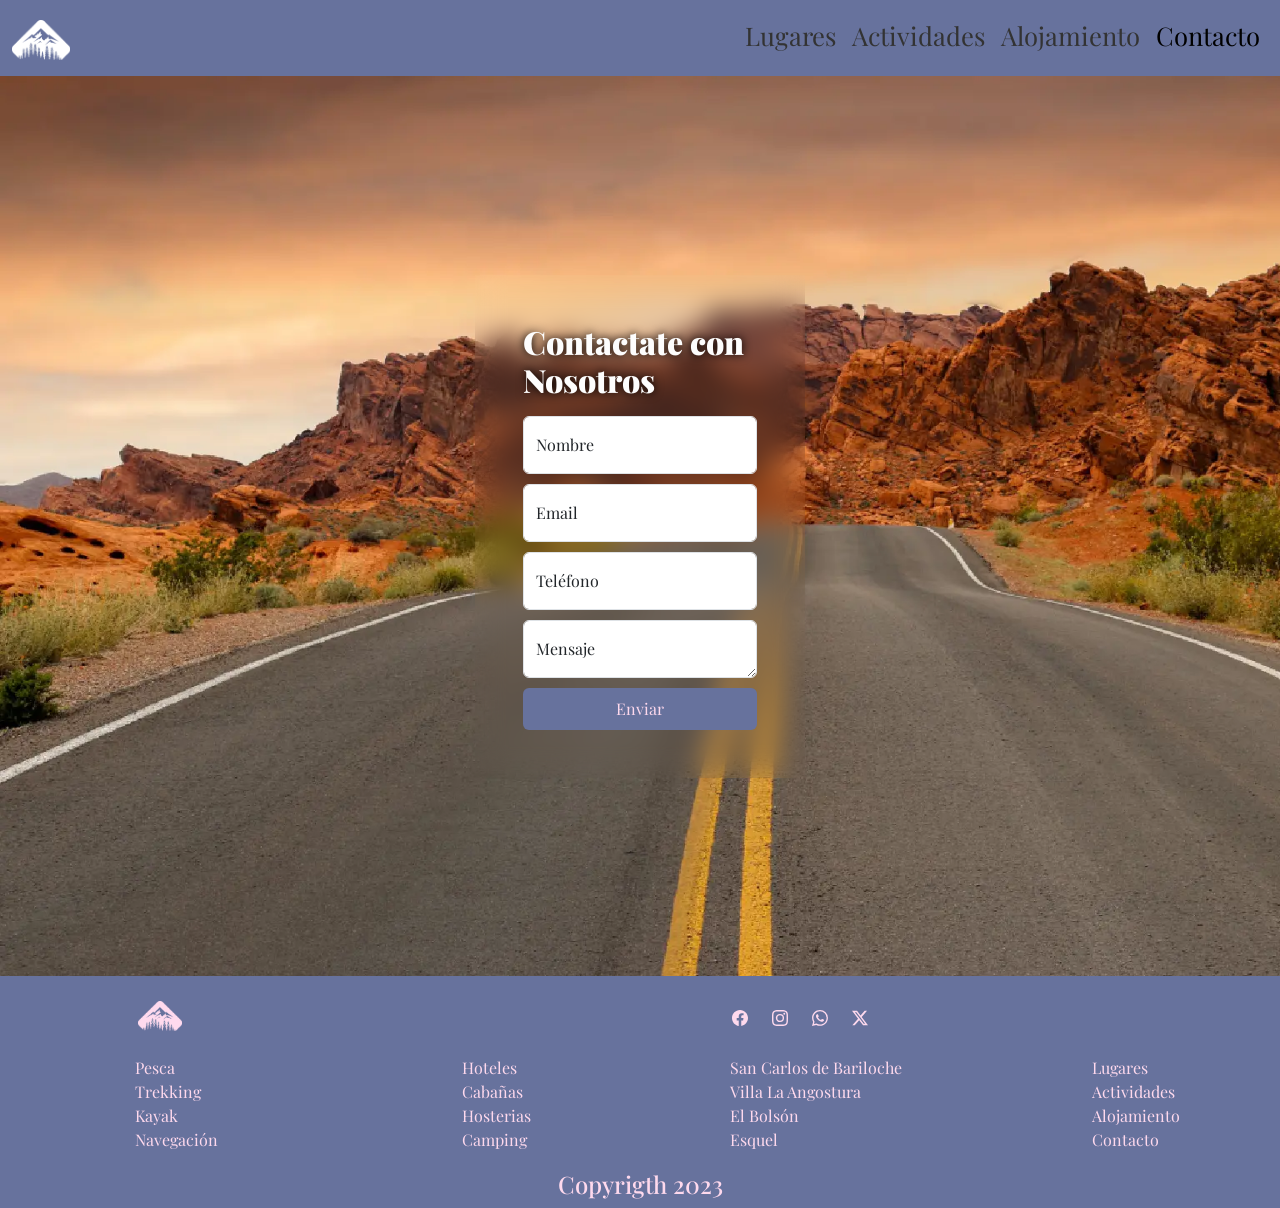
<file: pages/contacto.html>
<!DOCTYPE html>
<html lang="es">
<head>
    <meta charset="UTF-8">
    <meta name="viewport" content="width=device-width, initial-scale=1.0">
    <meta name="keywords" content="montañas argentinas, trekking en Argentina, paisajes montañosos, escalada en los Andes, turismo de montaña, rutas de senderismo, aventuras al aire libre en Argentina, Cordillera de los Andes, cumbres argentinas, senderos de montaña, ecoturismo en Argentina, refugios de montaña, vistas panorámicas, turismo aventura, experiencias alpinas, geografía montañosa de Argentina" />
    <meta name="description" content="¿Tienes alguna pregunta o comentario? Ponte en contacto con nosotros para obtener más información sobre nuestras experiencias en las montañas argentinas." />
    <meta name="author" content="Diego Ariel Lema">
    <title>Contacto - Montañas de Argentina</title>
    <!--favicon-->
    <link rel="shortcut icon" href="../img/logo.png" type="image/x-icon">
    <!--css bs-->
    <link href="https://cdn.jsdelivr.net/npm/bootstrap@5.3.2/dist/css/bootstrap.min.css" rel="stylesheet" integrity="sha384-T3c6CoIi6uLrA9TneNEoa7RxnatzjcDSCmG1MXxSR1GAsXEV/Dwwykc2MPK8M2HN" crossorigin="anonymous">
    <link rel="stylesheet" href="../css/main.css">
</head>

<body>
    <!--starts nav-->
    <nav class="navbar navbar-expand-lg nb-bg primary_nav">
        <div class="container-fluid">
          <a class="navbar-brand" href="../index.html"><img src="../img/logocopia.png" alt="Logo de unas montañas y un rio"></a>
          <button class="navbar-toggler" type="button" data-bs-toggle="collapse" data-bs-target="#navbarSupportedContent" aria-controls="navbarSupportedContent" aria-expanded="false" aria-label="Toggle navigation">
            <span class="navbar-toggler-icon"></span>
          </button>
          <div class="collapse navbar-collapse" id="navbarSupportedContent">
            <ul class="navbar-nav ms-auto mb-2 mb-lg-0">
              <li class="nav-item">
                <a class="nav-link" href="../pages/lugares.html">Lugares</a>
              </li>
              <li class="nav-item">
                <a class="nav-link" href="../pages/actividades.html">Actividades</a>
              </li>
              <li class="nav-item">
                <a class="nav-link" href="../pages/alojamiento.html">Alojamiento</a>
              </li>
              <li class="nav-item">
                <a class="nav-link active" href="#">Contacto</a>
              </li>
            </ul>
          </div>
        </div>
      </nav>
    <!--ends nav-->
    <!--starts input-->
    <div class="d-flex align-items-center py-4 bg-input">
    <main class="form-signin w-75 m-auto p-5 bg-form">
        <form>
          <h1 class="mb-3">Contactate con Nosotros</h1>
          
          <div class="form-floating">
            <input type="name" class="form-control" id="floatingInput" placeholder="name">
            <label for="floatingInput">Nombre</label>
          </div>
          <div class="form-floating">
            <input type="email" class="form-control" id="floatingInput" placeholder="name@example.com">
            <label for="floatingInput">Email</label>
          </div>
          <div class="form-floating">
            <input type="tel" class="form-control" id="floatingInput" placeholder="tel">
            <label for="floatingInput">Teléfono</label>
          </div>
          <div class="form-floating">
            <textarea class="form-control" id="floatingTextarea" placeholder="Message"></textarea>
            <label for="floatingTextarea">Mensaje</label>
          </div>
          
          <button class="btn bg-custom w-100 py-2" type="submit">Enviar</button>
        </form>
      </main>
    </div>
    <!--ends input-->
    <!--starts footer with grid-->
    <footer>
        <div class="template_area_footer">
            <div class="logo_footer">
                <a href="../index.html"><img src="../img/logo.png" alt="Logo de unas montañas y arboles"></a>
            </div>
            <div class="redes">   
                <a href="../pages/error404.html"><svg xmlns="http://www.w3.org/2000/svg" width="16" height="16" fill="currentColor" class="bi bi-facebook" viewBox="0 0 16 16">
                    <path d="M16 8.049c0-4.446-3.582-8.05-8-8.05C3.58 0-.002 3.603-.002 8.05c0 4.017 2.926 7.347 6.75 7.951v-5.625h-2.03V8.05H6.75V6.275c0-2.017 1.195-3.131 3.022-3.131.876 0 1.791.157 1.791.157v1.98h-1.009c-.993 0-1.303.621-1.303 1.258v1.51h2.218l-.354 2.326H9.25V16c3.824-.604 6.75-3.934 6.75-7.951"/>
                  </svg></a>
                <a href="../pages/error404.html"><svg xmlns="http://www.w3.org/2000/svg" width="16" height="16" fill="currentColor" class="bi bi-instagram" viewBox="0 0 16 16">
                    <path d="M8 0C5.829 0 5.556.01 4.703.048 3.85.088 3.269.222 2.76.42a3.917 3.917 0 0 0-1.417.923A3.927 3.927 0 0 0 .42 2.76C.222 3.268.087 3.85.048 4.7.01 5.555 0 5.827 0 8.001c0 2.172.01 2.444.048 3.297.04.852.174 1.433.372 1.942.205.526.478.972.923 1.417.444.445.89.719 1.416.923.51.198 1.09.333 1.942.372C5.555 15.99 5.827 16 8 16s2.444-.01 3.298-.048c.851-.04 1.434-.174 1.943-.372a3.916 3.916 0 0 0 1.416-.923c.445-.445.718-.891.923-1.417.197-.509.332-1.09.372-1.942C15.99 10.445 16 10.173 16 8s-.01-2.445-.048-3.299c-.04-.851-.175-1.433-.372-1.941a3.926 3.926 0 0 0-.923-1.417A3.911 3.911 0 0 0 13.24.42c-.51-.198-1.092-.333-1.943-.372C10.443.01 10.172 0 7.998 0h.003zm-.717 1.442h.718c2.136 0 2.389.007 3.232.046.78.035 1.204.166 1.486.275.373.145.64.319.92.599.28.28.453.546.598.92.11.281.24.705.275 1.485.039.843.047 1.096.047 3.231s-.008 2.389-.047 3.232c-.035.78-.166 1.203-.275 1.485a2.47 2.47 0 0 1-.599.919c-.28.28-.546.453-.92.598-.28.11-.704.24-1.485.276-.843.038-1.096.047-3.232.047s-2.39-.009-3.233-.047c-.78-.036-1.203-.166-1.485-.276a2.478 2.478 0 0 1-.92-.598 2.48 2.48 0 0 1-.6-.92c-.109-.281-.24-.705-.275-1.485-.038-.843-.046-1.096-.046-3.233 0-2.136.008-2.388.046-3.231.036-.78.166-1.204.276-1.486.145-.373.319-.64.599-.92.28-.28.546-.453.92-.598.282-.11.705-.24 1.485-.276.738-.034 1.024-.044 2.515-.045v.002zm4.988 1.328a.96.96 0 1 0 0 1.92.96.96 0 0 0 0-1.92zm-4.27 1.122a4.109 4.109 0 1 0 0 8.217 4.109 4.109 0 0 0 0-8.217zm0 1.441a2.667 2.667 0 1 1 0 5.334 2.667 2.667 0 0 1 0-5.334"/>
                  </svg></a>
                <a href="../pages/error404.html"><svg xmlns="http://www.w3.org/2000/svg" width="16" height="16" fill="currentColor" class="bi bi-whatsapp" viewBox="0 0 16 16">
                    <path d="M13.601 2.326A7.854 7.854 0 0 0 7.994 0C3.627 0 .068 3.558.064 7.926c0 1.399.366 2.76 1.057 3.965L0 16l4.204-1.102a7.933 7.933 0 0 0 3.79.965h.004c4.368 0 7.926-3.558 7.93-7.93A7.898 7.898 0 0 0 13.6 2.326zM7.994 14.521a6.573 6.573 0 0 1-3.356-.92l-.24-.144-2.494.654.666-2.433-.156-.251a6.56 6.56 0 0 1-1.007-3.505c0-3.626 2.957-6.584 6.591-6.584a6.56 6.56 0 0 1 4.66 1.931 6.557 6.557 0 0 1 1.928 4.66c-.004 3.639-2.961 6.592-6.592 6.592zm3.615-4.934c-.197-.099-1.17-.578-1.353-.646-.182-.065-.315-.099-.445.099-.133.197-.513.646-.627.775-.114.133-.232.148-.43.05-.197-.1-.836-.308-1.592-.985-.59-.525-.985-1.175-1.103-1.372-.114-.198-.011-.304.088-.403.087-.088.197-.232.296-.346.1-.114.133-.198.198-.33.065-.134.034-.248-.015-.347-.05-.099-.445-1.076-.612-1.47-.16-.389-.323-.335-.445-.34-.114-.007-.247-.007-.38-.007a.729.729 0 0 0-.529.247c-.182.198-.691.677-.691 1.654 0 .977.71 1.916.81 2.049.098.133 1.394 2.132 3.383 2.992.47.205.84.326 1.129.418.475.152.904.129 1.246.08.38-.058 1.171-.48 1.338-.943.164-.464.164-.86.114-.943-.049-.084-.182-.133-.38-.232z"/>
                  </svg></a>
                <a href="../pages/error404.html"><svg xmlns="http://www.w3.org/2000/svg" width="16" height="16" fill="currentColor" class="bi bi-twitter-x" viewBox="0 0 16 16">
                    <path d="M12.6.75h2.454l-5.36 6.142L16 15.25h-4.937l-3.867-5.07-4.425 5.07H.316l5.733-6.57L0 .75h5.063l3.495 4.633L12.601.75Zm-.86 13.028h1.36L4.323 2.145H2.865l8.875 11.633Z"/>
                  </svg></a>        
            </div>
            <div class="links_1">
                <ul>
                    <li><a href="../pages/error404.html">Pesca</a></li>
                    <li><a href="../pages/error404.html">Trekking</a></li>
                    <li><a href="../pages/error404.html">Kayak</a></li>
                    <li><a href="../pages/error404.html">Navegación</a></li>
                </ul>
            </div>
            <div class="links_2">
                <ul>
                    <li><a href="../pages/error404.html">Hoteles</a></li>
                    <li><a href="../pages/error404.html">Cabañas</a></li>
                    <li><a href="../pages/error404.html">Hosterias</a></li>
                    <li><a href="../pages/error404.html">Camping</a></li>
                </ul>
            </div>
            <div class="links_3">
                <ul>
                    <li><a href="../pages/error404.html">San Carlos de Bariloche</a></li>
                    <li><a href="../pages/error404.html">Villa La Angostura</a></li>
                    <li><a href="../pages/error404.html">El Bolsón</a></li>
                    <li><a href="../pages/error404.html">Esquel</a></li>
                </ul>
            </div>
            <div class="links_4">
                <ul>
                    <li><a href="../pages/lugares.html">Lugares</a></li>
                    <li><a href="../pages/actividades.html">Actividades</a></li>
                    <li><a href="../pages/alojamiento.html">Alojamiento</a></li>
                    <li><a href="../pages/contacto.html">Contacto</a></li>
                </ul>
            </div>
            <div class="copyright">
                <h4>Copyrigth 2023 </h4>
            </div>
        </div>
    </footer>
    <!--ends footer with grid-->
    <script src="https://cdn.jsdelivr.net/npm/bootstrap@5.3.2/dist/js/bootstrap.bundle.min.js" integrity="sha384-C6RzsynM9kWDrMNeT87bh95OGNyZPhcTNXj1NW7RuBCsyN/o0jlpcV8Qyq46cDfL" crossorigin="anonymous"></script>
</body>
</html>
</file>
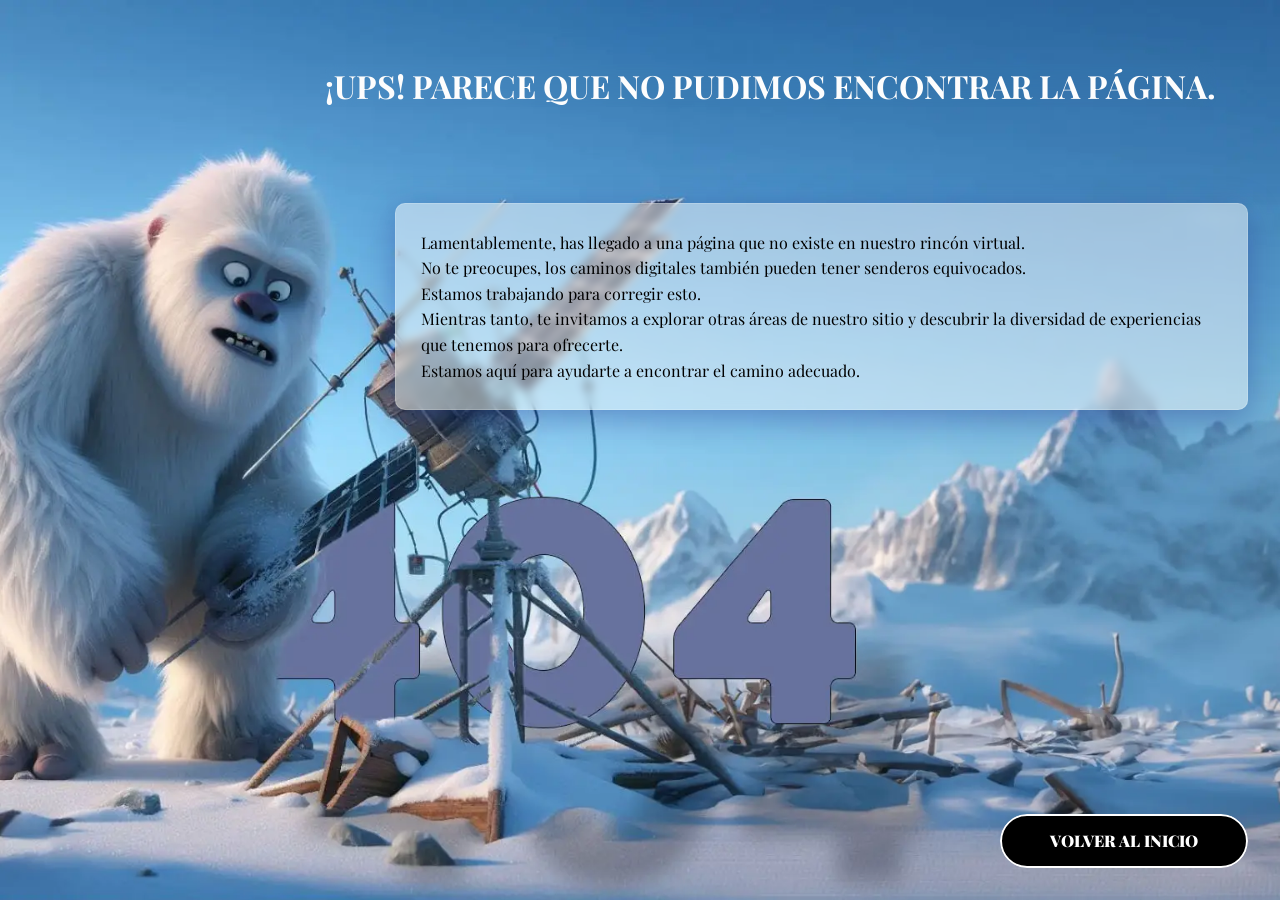
<file: pages/error404.html>
<!DOCTYPE html>
<html lang="es">
<head>
    <meta charset="UTF-8">
    <meta name="viewport" content="width=device-width, initial-scale=1.0">
    <meta name="author" content="Diego Ariel Lema">
    <title>Error 404</title>
    <!--favicon-->
    <link rel="shortcut icon" href="../img/logo.png" type="image/x-icon">
    <link rel="stylesheet" href="../css/main.css">

</head>
<body>
    <main>
        <div class="error-404">
            <h1>¡Ups! Parece que no pudimos encontrar la página.</h1>
            <p>Lamentablemente, has llegado a una página que no existe en nuestro rincón virtual. <br> No te preocupes, los caminos digitales también pueden tener senderos equivocados. <br>Estamos trabajando para corregir esto. <br>
            Mientras tanto, te invitamos a explorar otras áreas de nuestro sitio y descubrir la diversidad de experiencias que tenemos para ofrecerte. <br>Estamos aquí para ayudarte a encontrar el camino adecuado.</p>
            <div class="container">
                <div class="chevron"></div>
                <div class="chevron"></div>
                <div class="chevron"></div>
              </div>
            <a href="/"><button class="btn-5"><span>Volver al inicio</span></button>
            </a>
        </div>
        </div>
    </main>
</body>
</html>
</file>
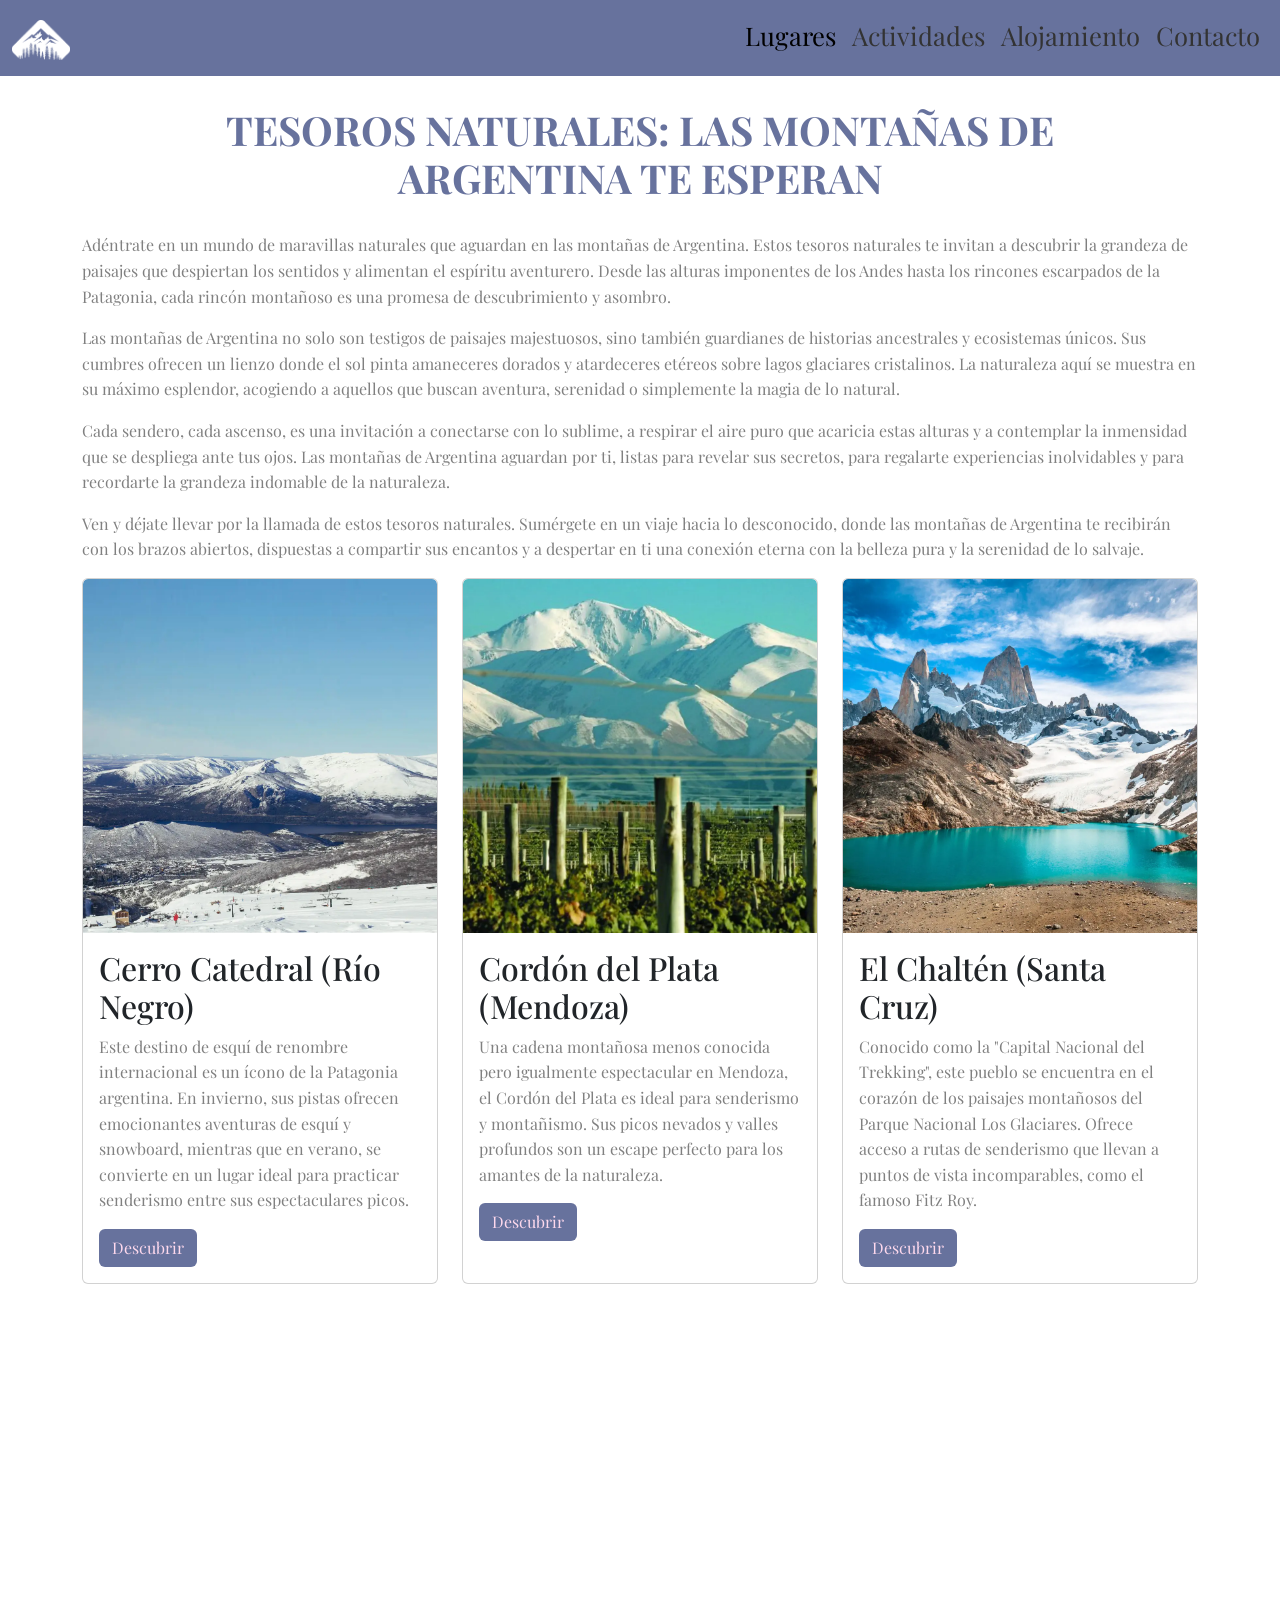
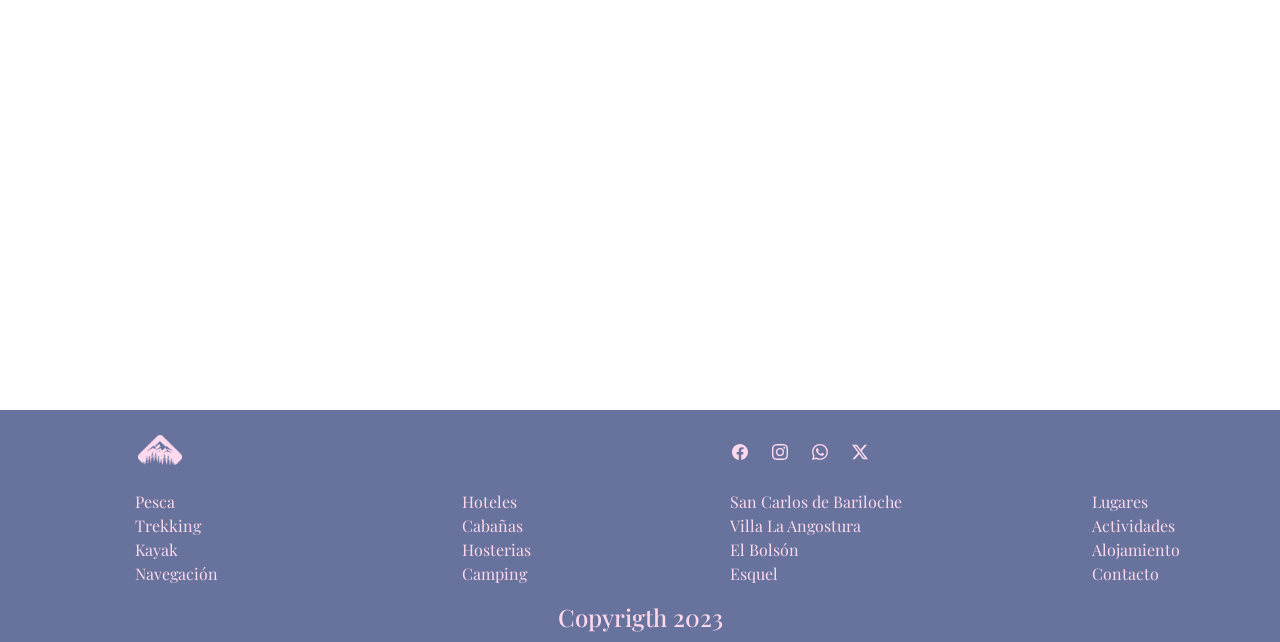
<file: pages/lugares.html>
<!DOCTYPE html>
<html lang="es">
<head>
    <meta charset="UTF-8">
    <meta name="viewport" content="width=device-width, initial-scale=1.0">
    <meta name="keywords" content="montañas argentinas, trekking en Argentina, paisajes montañosos, escalada en los Andes, turismo de montaña, rutas de senderismo, aventuras al aire libre en Argentina, Cordillera de los Andes, cumbres argentinas, senderos de montaña, ecoturismo en Argentina, refugios de montaña, vistas panorámicas, turismo aventura, experiencias alpinas, geografía montañosa de Argentina" />
    <meta name="description" content="Explora lugares destacados en las montañas de Argentina. Descubre picos impresionantes, lagos cristalinos y paisajes que te dejarán sin aliento." />
    <meta name="author" content="Diego Ariel Lema">
    <title>Lugares Destacados - Montañas de Argentina</title>
    <!--favicon-->
    <link rel="shortcut icon" href="../img/logo.png" type="image/x-icon">
    <!--css bs-->
    <link href="https://cdn.jsdelivr.net/npm/bootstrap@5.3.2/dist/css/bootstrap.min.css" rel="stylesheet" integrity="sha384-T3c6CoIi6uLrA9TneNEoa7RxnatzjcDSCmG1MXxSR1GAsXEV/Dwwykc2MPK8M2HN" crossorigin="anonymous">
    <!--css aos-->
    <link href="https://unpkg.com/aos@2.3.1/dist/aos.css" rel="stylesheet">
    <link rel="stylesheet" href="../css/main.css">
</head>

<body>
    <!--starts nav-->
    <nav class="navbar navbar-expand-lg nb-bg primary_nav">
        <div class="container-fluid">
          <a class="navbar-brand" href="../index.html"><img src="../img/logocopia.png" alt="Logo de unas montañas y un rio"></a>
          <button class="navbar-toggler" type="button" data-bs-toggle="collapse" data-bs-target="#navbarSupportedContent" aria-controls="navbarSupportedContent" aria-expanded="false" aria-label="Toggle navigation">
            <span class="navbar-toggler-icon"></span>
          </button>
          <div class="collapse navbar-collapse" id="navbarSupportedContent">
            <ul class="navbar-nav ms-auto mb-2 mb-lg-0">
              <li class="nav-item">
                <a class="nav-link active" aria-current="page" href="#">Lugares</a>
              </li>
              <li class="nav-item">
                <a class="nav-link" href="../pages/actividades.html">Actividades</a>
              </li>
              <li class="nav-item">
                <a class="nav-link" href="../pages/alojamiento.html">Alojamiento</a>
              </li>
              <li class="nav-item">
                <a class="nav-link" href="../pages/contacto.html">Contacto</a>
              </li>
            </ul>
          </div>
        </div>
      </nav>
    <!--ends nav-->
    <!--starts section places-->
    <main class="container-sm m-custom">
        <h1 class="title-places">Tesoros Naturales: Las Montañas de Argentina te esperan</h1>
        <p class="style-p">Adéntrate en un mundo de maravillas naturales que aguardan en las montañas de Argentina. Estos tesoros naturales te invitan a descubrir la grandeza de paisajes que despiertan los sentidos y alimentan el espíritu aventurero. Desde las alturas imponentes de los Andes hasta los rincones escarpados de la Patagonia, cada rincón montañoso es una promesa de descubrimiento y asombro.</p>
        <p class="style-p"> Las montañas de Argentina no solo son testigos de paisajes majestuosos, sino también guardianes de historias ancestrales y ecosistemas únicos. Sus cumbres ofrecen un lienzo donde el sol pinta amaneceres dorados y atardeceres etéreos sobre lagos glaciares cristalinos. La naturaleza aquí se muestra en su máximo esplendor, acogiendo a aquellos que buscan aventura, serenidad o simplemente la magia de lo natural.</p>
        <p class="style-p">Cada sendero, cada ascenso, es una invitación a conectarse con lo sublime, a respirar el aire puro que acaricia estas alturas y a contemplar la inmensidad que se despliega ante tus ojos. Las montañas de Argentina aguardan por ti, listas para revelar sus secretos, para regalarte experiencias inolvidables y para recordarte la grandeza indomable de la naturaleza.</p>
        <p class="style-p"> Ven y déjate llevar por la llamada de estos tesoros naturales. Sumérgete en un viaje hacia lo desconocido, donde las montañas de Argentina te recibirán con los brazos abiertos, dispuestas a compartir sus encantos y a despertar en ti una conexión eterna con la belleza pura y la serenidad de lo salvaje.</p>      
        <div class="row">
            <article class="col-sm-12 col-md-6 col-lg-4 cards_places">
                <div class="card h-100" data-aos="flip-left" data-aos-duration="1000">
                    <img src="../img/cerrocatedral.webp" class="card-img-top" alt="Cadena de Montañas nevadas">
                    <div class="card-body">
                    <h2 class="card-title">Cerro Catedral (Río Negro)</h2>
                    <p class="card-text">Este destino de esquí de renombre internacional es un ícono de la Patagonia argentina. En invierno, sus pistas ofrecen emocionantes aventuras de esquí y snowboard, mientras que en verano, se convierte en un lugar ideal para practicar senderismo entre sus espectaculares picos.</p>
                    <a href="../pages/error404.html" class="btn bg-custom">Descubrir</a>
                </div>
            </article>
            <article class="col-sm-12 col-md-6 col-lg-4">
                <div class="card h-100" data-aos="flip-left" data-aos-duration="1000">
                    <img src="../img/cordondelplata.webp" class="card-img-top" alt="Viñedo con montañas nevadas de fondo">
                    <div class="card-body">
                    <h2 class="card-title">Cordón del Plata (Mendoza)</h2>
                    <p class="card-text ">Una cadena montañosa menos conocida pero igualmente espectacular en Mendoza, el Cordón del Plata es ideal para senderismo y montañismo. Sus picos nevados y valles profundos son un escape perfecto para los amantes de la naturaleza.</p>
                    <a href="../pages/error404.html" class="btn bg-custom">Descubrir</a>
                </div>
            </article>
            <article class="col-sm-12 col-md-6 col-lg-4">
                <div class="card h-100" data-aos="flip-left" data-aos-duration="1000">
                    <img src="../img/elchalten.webp" class="card-img-top" alt="Lago turquesa con montañas en el fondo">
                    <div class="card-body">
                    <h2 class="card-title">El Chaltén (Santa Cruz)</h2>
                    <p class="card-text ">Conocido como la "Capital Nacional del Trekking", este pueblo se encuentra en el corazón de los paisajes montañosos del Parque Nacional Los Glaciares. Ofrece acceso a rutas de senderismo que llevan a puntos de vista incomparables, como el famoso Fitz Roy.</p>
                    <a href="../pages/error404.html" class="btn bg-custom">Descubrir</a>
                </div>
            </article>
            <article class="col-sm-12 col-md-6 col-lg-4">
                <div class="card h-100" data-aos="flip-left" data-aos-duration="1000">
                    <img src="../img/lanin.webp" class="card-img-top" alt="Vista aerea de volcan nevado">
                    <div class="card-body">
                    <h2 class="card-title">Volcán Lanín (Neuquén)</h2>
                    <p class="card-text">Ubicado en el Parque Nacional Lanín, este volcán activo es un hito natural con sus formas cónicas perfectas y sus bosques alpinos. Ofrece oportunidades para el senderismo, la observación de la flora y fauna, y una visión única de la geología volcánica.</p>
                    <a href="../pages/error404.html" class="btn bg-custom">Descubrir</a>
                </div>
            </article>
            <article class="col-sm-12 col-md-6 col-lg-4">
                <div class="card h-100" data-aos="flip-left" data-aos-duration="1000">
                    <img src="../img/laslenas.webp" class="card-img-top" alt="Vista panorámica de valle nevado">
                    <div class="card-body">
                    <h2 class="card-title">Valle de las Leñas (Mendoza)</h2>
                    <p class="card-text">Reconocido como un destino de esquí de clase mundial, el Valle de las Leñas atrae a entusiastas de los deportes de invierno con su nieve polvo y sus pistas desafiantes, ofreciendo una experiencia inolvidable en medio de las montañas mendocinas.</p>
                    <a href="../pages/error404.html" class="btn bg-custom ">Descubrir</a>
                </div>
            </article>
            <article class="col-sm-12 col-md-6 col-lg-4">
                <div class="card h-100" data-aos="flip-left" data-aos-duration="1000">
                    <img src="../img/quebradadehumahuaca.webp" class="card-img-top" alt="Cadena montañosa de muchos colores">
                    <div class="card-body">
                    <h2 class="card-title">Quebrada de Humahuaca (Jujuy)</h2>
                    <p class="card-text">Esta región montañosa, reconocida como Patrimonio de la Humanidad, ofrece una mezcla única de paisajes áridos y coloridos cerros. Sus formaciones geológicas y sus pueblos pintorescos reflejan la riqueza cultural e histórica del noroeste argentino.</p>
                    <a href="../pages/error404.html" class="btn bg-custom ">Descubrir</a>
                </div>
            </article>
              </div>
        </div>
    </main>
    <!--ends section places-->
    <!--starts footer with grid-->
    <footer>
        <div class="template_area_footer">
            <div class="logo_footer">
                <a href="../index.html"><img src="../img/logo.png" alt="Logo de unas montañas y arboles"></a>
            </div>
            <div class="redes">   
                <a href="../pages/error404.html"><svg xmlns="http://www.w3.org/2000/svg" width="16" height="16" fill="currentColor" class="bi bi-facebook" viewBox="0 0 16 16">
                    <path d="M16 8.049c0-4.446-3.582-8.05-8-8.05C3.58 0-.002 3.603-.002 8.05c0 4.017 2.926 7.347 6.75 7.951v-5.625h-2.03V8.05H6.75V6.275c0-2.017 1.195-3.131 3.022-3.131.876 0 1.791.157 1.791.157v1.98h-1.009c-.993 0-1.303.621-1.303 1.258v1.51h2.218l-.354 2.326H9.25V16c3.824-.604 6.75-3.934 6.75-7.951"/>
                  </svg></a>
                <a href="../pages/error404.html"><svg xmlns="http://www.w3.org/2000/svg" width="16" height="16" fill="currentColor" class="bi bi-instagram" viewBox="0 0 16 16">
                    <path d="M8 0C5.829 0 5.556.01 4.703.048 3.85.088 3.269.222 2.76.42a3.917 3.917 0 0 0-1.417.923A3.927 3.927 0 0 0 .42 2.76C.222 3.268.087 3.85.048 4.7.01 5.555 0 5.827 0 8.001c0 2.172.01 2.444.048 3.297.04.852.174 1.433.372 1.942.205.526.478.972.923 1.417.444.445.89.719 1.416.923.51.198 1.09.333 1.942.372C5.555 15.99 5.827 16 8 16s2.444-.01 3.298-.048c.851-.04 1.434-.174 1.943-.372a3.916 3.916 0 0 0 1.416-.923c.445-.445.718-.891.923-1.417.197-.509.332-1.09.372-1.942C15.99 10.445 16 10.173 16 8s-.01-2.445-.048-3.299c-.04-.851-.175-1.433-.372-1.941a3.926 3.926 0 0 0-.923-1.417A3.911 3.911 0 0 0 13.24.42c-.51-.198-1.092-.333-1.943-.372C10.443.01 10.172 0 7.998 0h.003zm-.717 1.442h.718c2.136 0 2.389.007 3.232.046.78.035 1.204.166 1.486.275.373.145.64.319.92.599.28.28.453.546.598.92.11.281.24.705.275 1.485.039.843.047 1.096.047 3.231s-.008 2.389-.047 3.232c-.035.78-.166 1.203-.275 1.485a2.47 2.47 0 0 1-.599.919c-.28.28-.546.453-.92.598-.28.11-.704.24-1.485.276-.843.038-1.096.047-3.232.047s-2.39-.009-3.233-.047c-.78-.036-1.203-.166-1.485-.276a2.478 2.478 0 0 1-.92-.598 2.48 2.48 0 0 1-.6-.92c-.109-.281-.24-.705-.275-1.485-.038-.843-.046-1.096-.046-3.233 0-2.136.008-2.388.046-3.231.036-.78.166-1.204.276-1.486.145-.373.319-.64.599-.92.28-.28.546-.453.92-.598.282-.11.705-.24 1.485-.276.738-.034 1.024-.044 2.515-.045v.002zm4.988 1.328a.96.96 0 1 0 0 1.92.96.96 0 0 0 0-1.92zm-4.27 1.122a4.109 4.109 0 1 0 0 8.217 4.109 4.109 0 0 0 0-8.217zm0 1.441a2.667 2.667 0 1 1 0 5.334 2.667 2.667 0 0 1 0-5.334"/>
                  </svg></a>
                <a href="../pages/error404.html"><svg xmlns="http://www.w3.org/2000/svg" width="16" height="16" fill="currentColor" class="bi bi-whatsapp" viewBox="0 0 16 16">
                    <path d="M13.601 2.326A7.854 7.854 0 0 0 7.994 0C3.627 0 .068 3.558.064 7.926c0 1.399.366 2.76 1.057 3.965L0 16l4.204-1.102a7.933 7.933 0 0 0 3.79.965h.004c4.368 0 7.926-3.558 7.93-7.93A7.898 7.898 0 0 0 13.6 2.326zM7.994 14.521a6.573 6.573 0 0 1-3.356-.92l-.24-.144-2.494.654.666-2.433-.156-.251a6.56 6.56 0 0 1-1.007-3.505c0-3.626 2.957-6.584 6.591-6.584a6.56 6.56 0 0 1 4.66 1.931 6.557 6.557 0 0 1 1.928 4.66c-.004 3.639-2.961 6.592-6.592 6.592zm3.615-4.934c-.197-.099-1.17-.578-1.353-.646-.182-.065-.315-.099-.445.099-.133.197-.513.646-.627.775-.114.133-.232.148-.43.05-.197-.1-.836-.308-1.592-.985-.59-.525-.985-1.175-1.103-1.372-.114-.198-.011-.304.088-.403.087-.088.197-.232.296-.346.1-.114.133-.198.198-.33.065-.134.034-.248-.015-.347-.05-.099-.445-1.076-.612-1.47-.16-.389-.323-.335-.445-.34-.114-.007-.247-.007-.38-.007a.729.729 0 0 0-.529.247c-.182.198-.691.677-.691 1.654 0 .977.71 1.916.81 2.049.098.133 1.394 2.132 3.383 2.992.47.205.84.326 1.129.418.475.152.904.129 1.246.08.38-.058 1.171-.48 1.338-.943.164-.464.164-.86.114-.943-.049-.084-.182-.133-.38-.232z"/>
                  </svg></a>
                <a href="../pages/error404.html"><svg xmlns="http://www.w3.org/2000/svg" width="16" height="16" fill="currentColor" class="bi bi-twitter-x" viewBox="0 0 16 16">
                    <path d="M12.6.75h2.454l-5.36 6.142L16 15.25h-4.937l-3.867-5.07-4.425 5.07H.316l5.733-6.57L0 .75h5.063l3.495 4.633L12.601.75Zm-.86 13.028h1.36L4.323 2.145H2.865l8.875 11.633Z"/>
                  </svg></a>        
            </div>
            <div class="links_1">
                <ul>
                    <li><a href="../pages/error404.html">Pesca</a></li>
                    <li><a href="../pages/error404.html">Trekking</a></li>
                    <li><a href="../pages/error404.html">Kayak</a></li>
                    <li><a href="../pages/error404.html">Navegación</a></li>
                </ul>
            </div>
            <div class="links_2">
                <ul>
                    <li><a href="../pages/error404.html">Hoteles</a></li>
                    <li><a href="../pages/error404.html">Cabañas</a></li>
                    <li><a href="../pages/error404.html">Hosterias</a></li>
                    <li><a href="../pages/error404.html">Camping</a></li>
                </ul>
            </div>
            <div class="links_3">
                <ul>
                    <li><a href="../pages/error404.html">San Carlos de Bariloche</a></li>
                    <li><a href="../pages/error404.html">Villa La Angostura</a></li>
                    <li><a href="../pages/error404.html">El Bolsón</a></li>
                    <li><a href="../pages/error404.html">Esquel</a></li>
                </ul>
            </div>
            <div class="links_4">
                <ul>
                    <li><a href="../pages/lugares.html">Lugares</a></li>
                    <li><a href="../pages/actividades.html">Actividades</a></li>
                    <li><a href="../pages/alojamiento.html">Alojamiento</a></li>
                    <li><a href="../pages/contacto.html">Contacto</a></li>
                </ul>
            </div>
            <div class="copyright">
                <h4>Copyrigth 2023 </h4>
            </div>
        </div>
    </footer>
    <!--ends footer with grid-->
    <script src="https://unpkg.com/aos@2.3.1/dist/aos.js"></script>
    <script>
        AOS.init();
      </script>
    <script src="https://cdn.jsdelivr.net/npm/bootstrap@5.3.2/dist/js/bootstrap.bundle.min.js" integrity="sha384-C6RzsynM9kWDrMNeT87bh95OGNyZPhcTNXj1NW7RuBCsyN/o0jlpcV8Qyq46cDfL" crossorigin="anonymous"></script>

</body>
</html>
</file>
<file: css/main.css>
@charset "UTF-8";
@import url("https://fonts.googleapis.com/css2?family=Playfair+Display:wght@400;700;900&display=swap");
* {
  font-family: "Playfair Display", serif;
  margin: 0;
}

p {
  color: gray;
  line-height: 1.6em;
  font-size: 1em;
}

.scale:hover {
  transform: scale(1.2);
  transition: all 0.5s;
  cursor: pointer;
}

.bi-heart {
  transition-duration: 1s;
}
.bi-heart:hover {
  scale: 2;
  color: red;
  text-shadow: 0 0 15px red;
  transition-timing-function: ease-in-out;
}

.navbar-brand img {
  transition-duration: 1.2s;
}
.navbar-brand img:hover {
  filter: contrast(0.5);
  transform: scale(0.8);
  cursor: pointer;
}

@keyframes kenburns-bottom-left {
  0% {
    transform: scale(1) translate(0, 0);
    transform-origin: 16% 84%;
  }
  100% {
    transform: scale(1.25) translate(-20px, 15px);
    transform-origin: left bottom;
  }
}
.kenburns-bottom-left:hover {
  animation: kenburns-bottom-left 5s ease-out both;
}

.card {
  overflow: hidden;
}

.bg-violet {
  background-color: #4B3869;
}

.primary_nav img {
  height: 40px;
}
.primary_nav a {
  font-size: 1.6em;
  position: relative;
  overflow: hidden;
  display: inline-block;
  text-decoration: none;
  color: #333;
}
.primary_nav a:after {
  content: "";
  position: absolute;
  bottom: 0;
  left: -100%;
  width: 100%;
  height: 3px;
  background: rgb(253, 253, 253);
  transition: left 0.8s;
}
.primary_nav a:hover:after {
  left: 0;
}

.navbar-brand:after {
  display: none;
}

header {
  width: 100%;
  overflow: hidden;
}
header h2 {
  color: rgb(103, 114, 157);
  font-size: 3em;
  font-weight: 900;
  text-align: center;
}
header img {
  width: 100%;
}

.header_title {
  background-image: url(../img/portada.webp);
  background-position: right top;
  background-repeat: no-repeat;
  background-size: cover;
  background-attachment: fixed;
  height: 100vh;
  display: flex;
  flex-direction: row;
  justify-content: center;
  align-items: center;
}
.header_title h2 {
  color: rgb(253, 253, 253);
  text-transform: uppercase;
  margin-bottom: 100px;
}

.navbar-toggler {
  border: none;
}

.secondary_nav {
  display: flex;
  flex-direction: row;
  justify-content: space-around;
  align-items: center;
  height: 5em;
  width: 100%;
  background-color: rgb(103, 114, 157);
  margin-top: -3px;
}
.secondary_nav img {
  height: 50px;
  filter: invert(1);
}
.secondary_nav img:hover {
  filter: none;
}

.main_contain {
  display: flex;
  flex-direction: row-reverse;
  justify-content: space-around;
  align-items: center;
  width: 100%;
}
.main_contain h1 {
  color: rgb(103, 114, 157);
  font-size: 2em;
  text-align: center;
  margin: 20px;
}
.main_contain p {
  color: gray;
  font-size: 1em;
  text-align: center;
  line-height: 2em;
  margin: 30px 20px;
}
.main_contain img {
  max-width: 100%;
  height: auto;
  margin: 0 auto;
}

.main_contain_image {
  display: grid;
  justify-items: center;
  align-items: center;
  gap: 10px;
  margin: 20px;
  grid-template-columns: repeat(4, 1fr);
  grid-template-rows: repeat(3, 1fr);
  grid-template-areas: "montaña1 montaña3 montaña5 montaña5" "montaña1 montaña4 montaña6 montaña7" "montaña2 montaña4 montaña8 montaña8";
}
.main_contain_image img {
  height: 100%;
  width: 100%;
  object-fit: cover;
  border-radius: 10px;
  filter: grayscale(1);
}
.main_contain_image img:hover {
  filter: none;
}

.montaña1 {
  grid-area: montaña1;
}

.montaña2 {
  grid-area: montaña2;
}

.montaña3 {
  grid-area: montaña3;
}

.montaña4 {
  grid-area: montaña4;
}

.montaña5 {
  grid-area: montaña5;
}

.montaña6 {
  grid-area: montaña6;
}

.montaña7 {
  grid-area: montaña7;
}

.montaña8 {
  grid-area: montaña8;
}

.row article {
  margin-bottom: 10px;
}

.nb-bg {
  background-color: rgb(103, 114, 157);
}

.title-places {
  color: rgb(103, 114, 157);
  text-align: center;
  font-weight: 700;
  text-transform: uppercase;
  margin: 30px;
}

.bg-custom {
  background-color: rgb(103, 114, 157);
  color: rgb(254, 217, 237);
  transition-duration: 1s;
}
.bg-custom:hover {
  background-color: rgb(254, 217, 237);
  border: 1px solid rgb(103, 114, 157);
  color: rgb(103, 114, 157);
  box-shadow: 0 0 20px rgb(103, 114, 157);
}

.color {
  background-color: rgb(253, 253, 253);
}

input[type=checkbox].color:checked {
  background-color: rgb(103, 114, 157);
  border-color: rgb(40, 61, 145);
}

.strong {
  font-weight: 700;
}

.form-floating {
  margin: 10px auto;
}

.form-signin {
  max-width: 330px;
  padding: 1em;
}

.bg-input {
  background-image: url(../img/aterdecerruta.webp);
  background-size: cover;
  padding: 10px;
  height: 100vh;
}

.bg-form {
  background: transparent;
  backdrop-filter: blur(14px);
}
.bg-form form h1 {
  font-size: 2em;
  font-weight: 900;
  color: rgb(253, 253, 253);
  text-shadow: 0 0 10px black;
}

footer ul {
  list-style: none;
}
footer a {
  text-decoration: none;
  color: rgb(254, 217, 237);
}
footer a:hover {
  color: #4B3869;
}

.template_area_footer {
  display: grid;
  justify-items: center;
  align-items: center;
  background-color: rgb(103, 114, 157);
  grid-template-columns: repeat(4, 1fr);
  grid-template-rows: 80px auto 40px;
  grid-template-areas: "logo redes redes redes" "links_1 links_2 links_3 links_4" "copi copi copi copi ";
}

.logo_footer {
  grid-area: logo;
}
.logo_footer img {
  height: 30px;
}

.redes {
  grid-area: redes;
}
.redes a {
  margin: 10px;
  color: rgb(254, 217, 237);
}

.links_1 {
  grid-area: links_1;
}

.links_2 {
  grid-area: links_2;
}

.links_3 {
  grid-area: links_3;
}

.links_4 {
  grid-area: links_4;
}

.copyright {
  color: rgb(254, 217, 237);
  grid-area: copi;
}

.error-404 {
  background-image: url(../img/yeti.webp);
  background-repeat: no-repeat;
  background-size: cover;
  background-position: center;
  height: 100vh;
  display: flex;
  flex-direction: column;
  justify-content: space-between;
  align-items: flex-end;
}

.error-404 h1 {
  color: rgb(253, 253, 253);
  font-size: 2em;
  font-weight: 700;
  text-transform: uppercase;
  margin: 2em;
  background: transparent;
  backdrop-filter: blur(14px);
  border-radius: 10px;
}

.error-404 p {
  color: black;
  margin: 2em;
  padding: 1.6em;
  background: rgba(255, 255, 255, 0.48);
  max-width: 800px;
  box-shadow: 0 8px 32px 0 rgba(31, 38, 135, 0.37);
  backdrop-filter: blur(4px);
  -webkit-backdrop-filter: blur(4px);
  border-radius: 10px;
  border: 1px solid rgba(255, 255, 255, 0.18);
}

.btn-5,
.btn-5 *,
.btn-5 :after,
.btn-5 :before,
.btn-5:after,
.btn-5:before {
  border: 0 solid;
  box-sizing: border-box;
}

.btn-5 {
  -webkit-tap-highlight-color: transparent;
  -webkit-appearance: button;
  background-color: #000;
  background-image: none;
  color: #fff;
  cursor: pointer;
  font-size: 100%;
  font-weight: 900;
  line-height: 1.5;
  margin: 0;
  -webkit-mask-image: -webkit-radial-gradient(#000, #fff);
  padding: 0;
  text-transform: uppercase;
  margin: 2em;
}

.btn-5:disabled {
  cursor: default;
}

.btn-5:-moz-focusring {
  outline: auto;
}

.btn-5 svg {
  display: block;
  vertical-align: middle;
}

.btn-5 [hidden] {
  display: none;
}

.btn-5 {
  border-radius: 99rem;
  border-width: 2px;
  overflow: hidden;
  padding: 0.8rem 3rem;
  position: relative;
}

.btn-5 span {
  mix-blend-mode: difference;
}

.btn-5:before {
  --tilt: 1.2rem;
  background: #fff;
  -webkit-clip-path: polygon(0 0, calc(100% - var(--tilt)) 0, 100% 50%, calc(100% - var(--tilt)) 100%, 0 100%);
  clip-path: polygon(0 0, calc(100% - var(--tilt)) 0, 100% 50%, calc(100% - var(--tilt)) 100%, 0 100%);
  content: "";
  display: block;
  height: 100%;
  left: calc(-100% - var(--tilt));
  position: absolute;
  top: 0;
  transform: translateX(var(--progress, 0));
  transition: transform 0.2s ease;
  width: calc(100% + var(--tilt));
}

.btn-5:hover:before {
  --progress: 100%;
}

.container {
  display: flex;
  justify-content: flex-end;
  align-items: center;
  width: 100%;
  height: 100vh;
  margin-right: 8em;
}

.chevron {
  position: absolute;
  width: 2.1rem;
  height: 0.48rem;
  opacity: 0;
  transform: scale(0.3);
  animation: move-chevron 3s ease-out infinite;
}

.chevron:first-child {
  animation: move-chevron 3s ease-out 1s infinite;
}

.chevron:nth-child(2) {
  animation: move-chevron 3s ease-out 2s infinite;
}

.chevron:before,
.chevron:after {
  content: "";
  position: absolute;
  top: 0;
  height: 100%;
  width: 50%;
  background: #2c3e50;
}

.chevron:before {
  left: 0;
  transform: skewY(30deg);
}

.chevron:after {
  right: 0;
  width: 50%;
  transform: skewY(-30deg);
}

@keyframes move-chevron {
  25% {
    opacity: 1;
  }
  33.3% {
    opacity: 1;
    transform: translateY(2.28rem);
  }
  66.6% {
    opacity: 1;
    transform: translateY(3.12rem);
  }
  100% {
    opacity: 0;
    transform: translateY(4.8rem) scale(0.5);
  }
}
@media (width <= 500px) {
  header {
    display: flex;
    justify-content: center;
  }
  header img {
    height: 100vh;
    width: 100%;
    object-fit: cover;
  }
  .header_title h2 {
    top: 300px;
  }
  .header_title h2 span {
    color: #383a39;
  }
  .main_contain {
    flex-direction: column;
  }
  .main_contain h1 {
    font-size: 2em;
  }
  .m-custom {
    padding: 32px;
  }
  .template_area_footer {
    grid-template-columns: repeat(2, 1fr);
    grid-template-rows: repeat(3, 1fr);
    grid-template-areas: "logo redes" "links_4 links_4" "copi copi ";
  }
  .links_1, .links_2, .links_3 {
    display: none;
  }
  .container {
    width: 70%;
  }
  .error-404 {
    background: url(../img/yetimobile.webp);
    background-size: cover;
  }
  .error-404 h1 {
    font-weight: 400;
    font-size: 1.6em;
    margin: 0.4em;
  }
  .error-404 p {
    margin: 1em;
    padding: 0.6em;
  }
  .container .chevron {
    display: none;
  }
}
@media (width > 450px) {
  .ww-50 {
    width: 100%;
    box-sizing: border-box;
    padding: 20px;
  }
}
@media (width < 860px) {
  .back_ground img {
    height: 100vh;
    width: auto;
  }
}

/*# sourceMappingURL=main.css.map */
</file>
